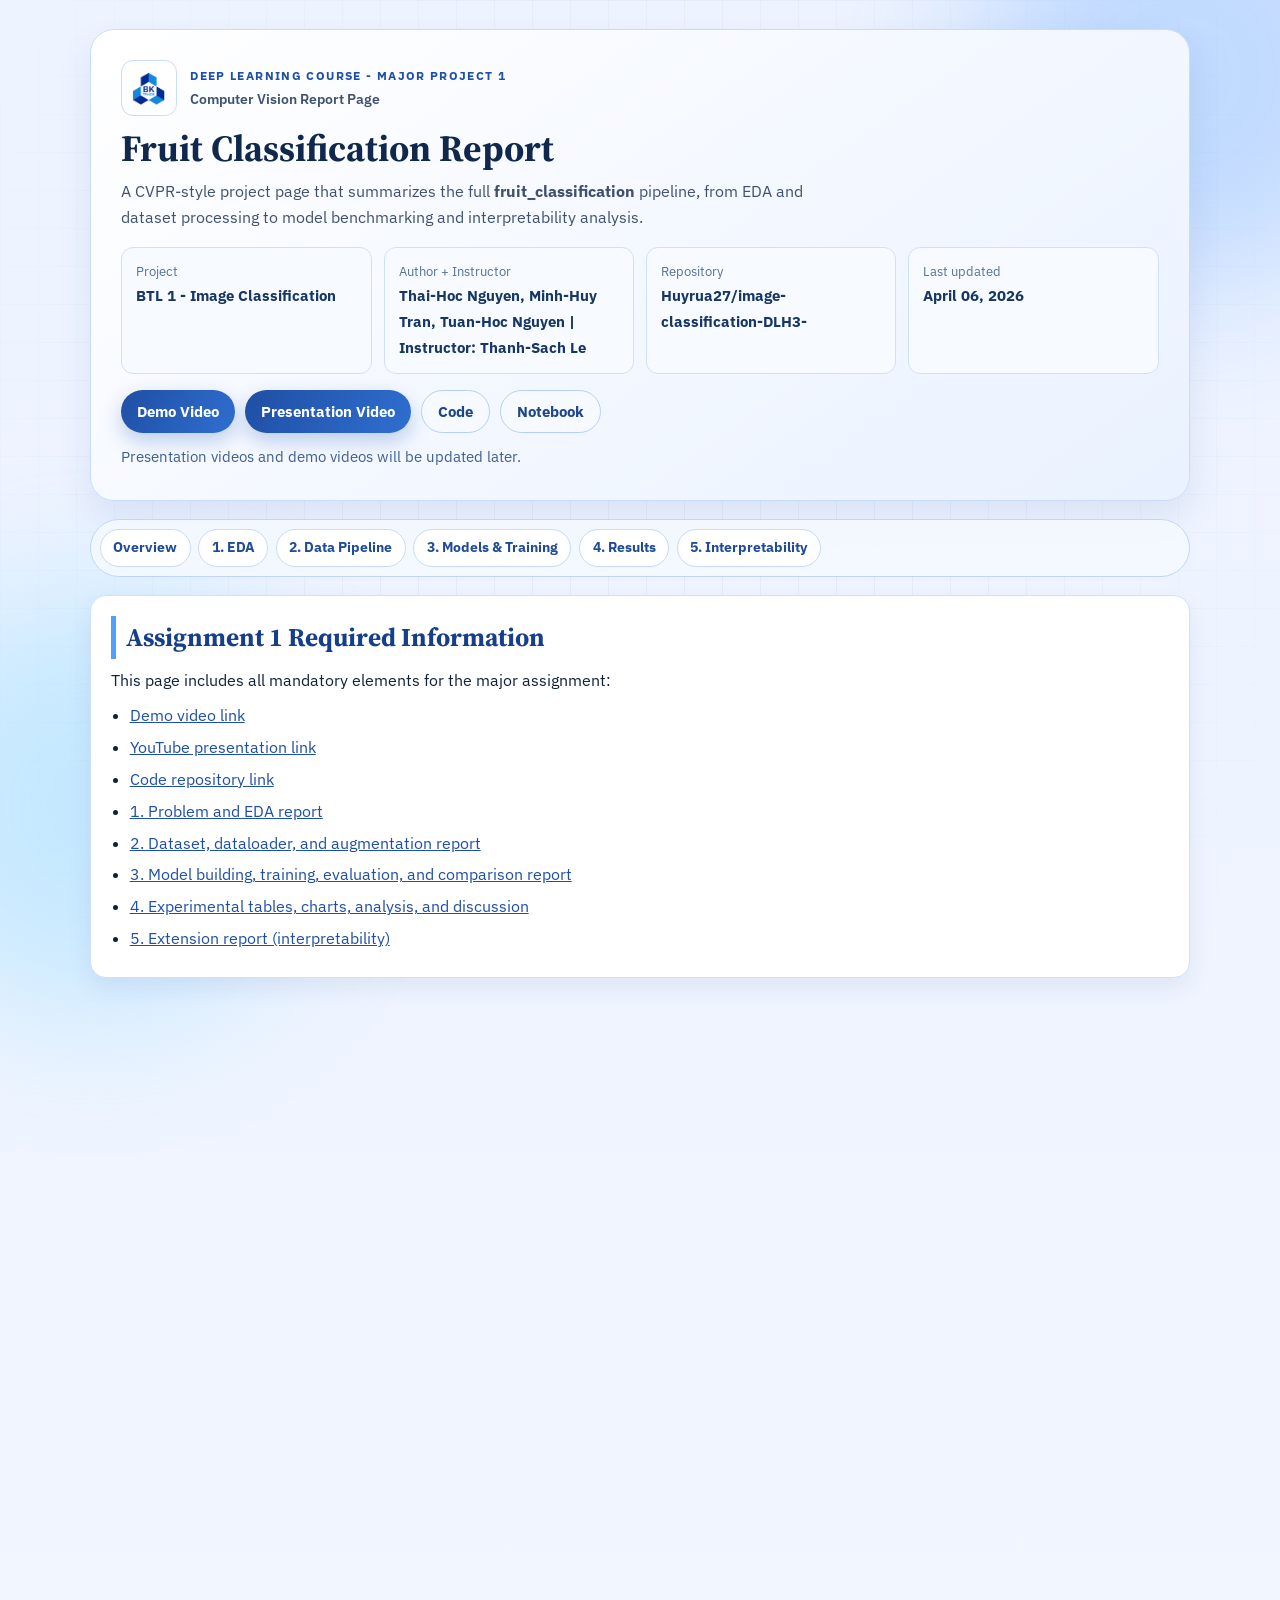
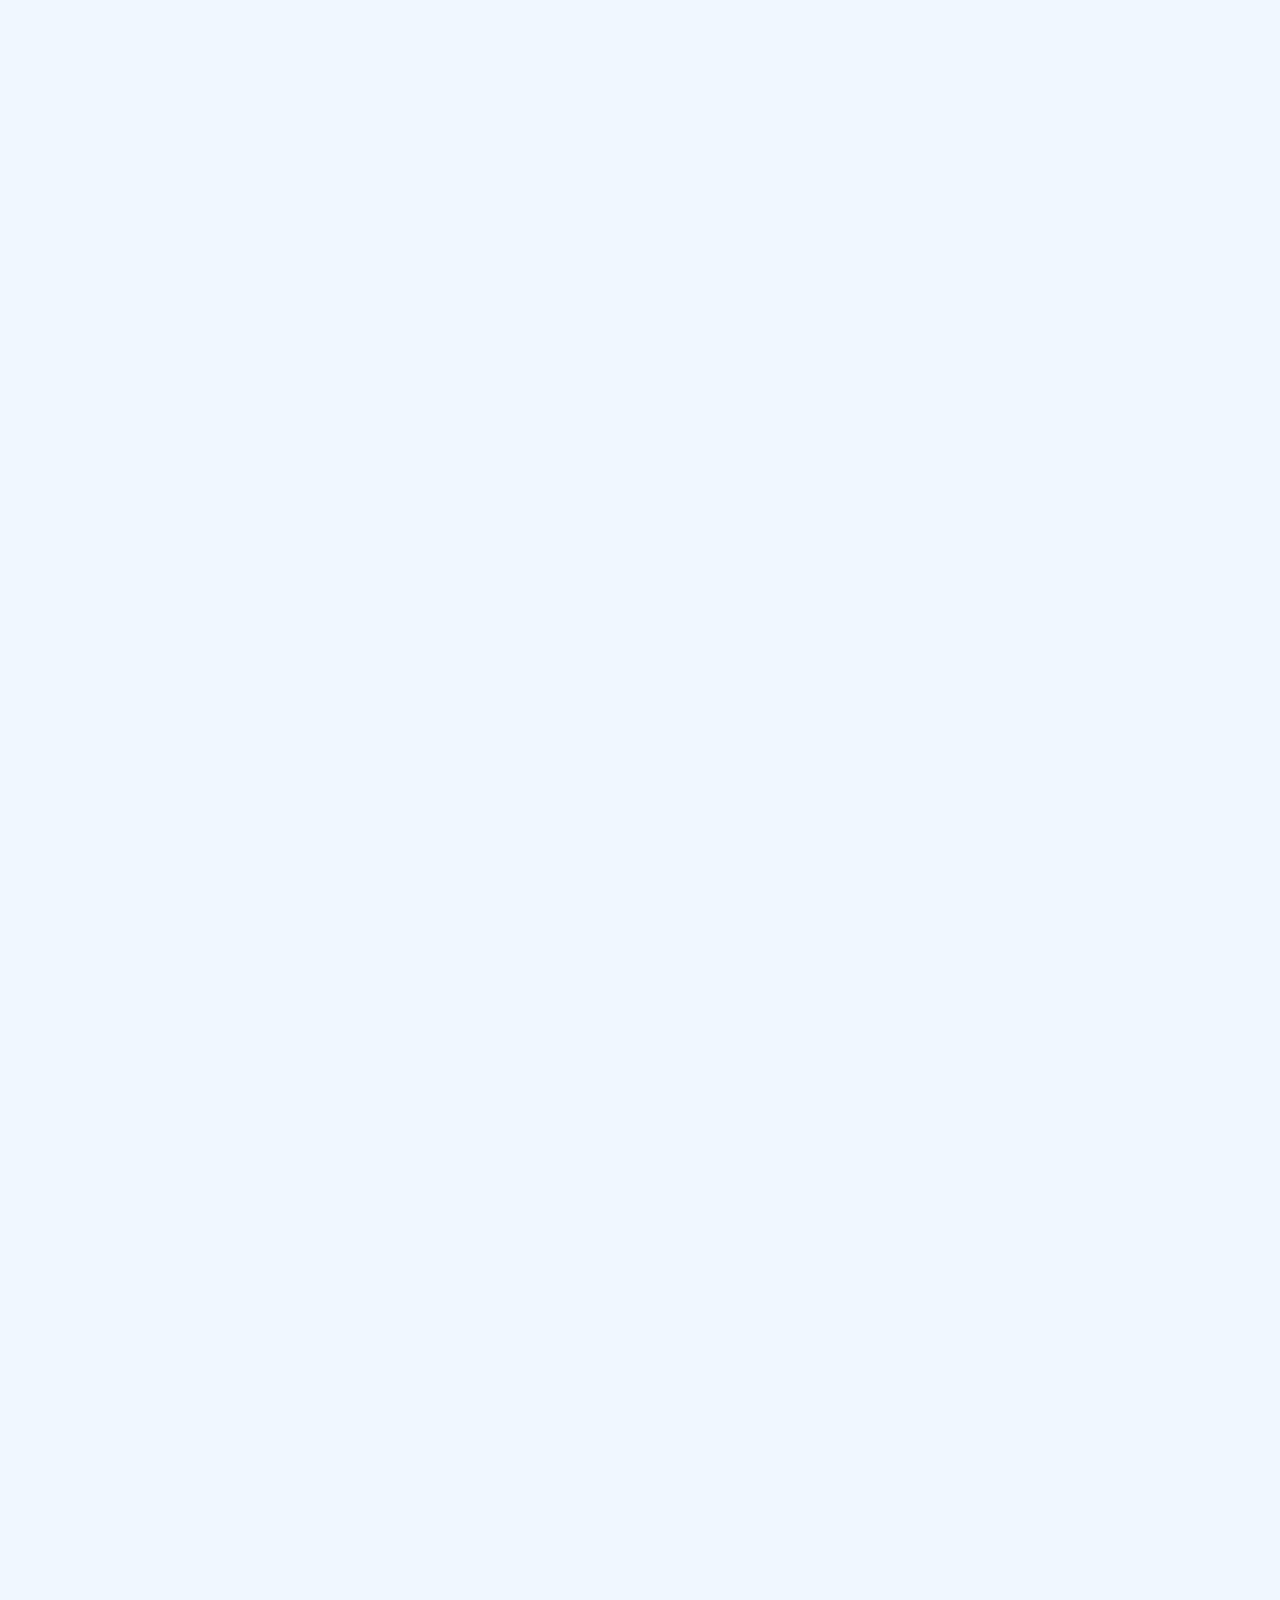
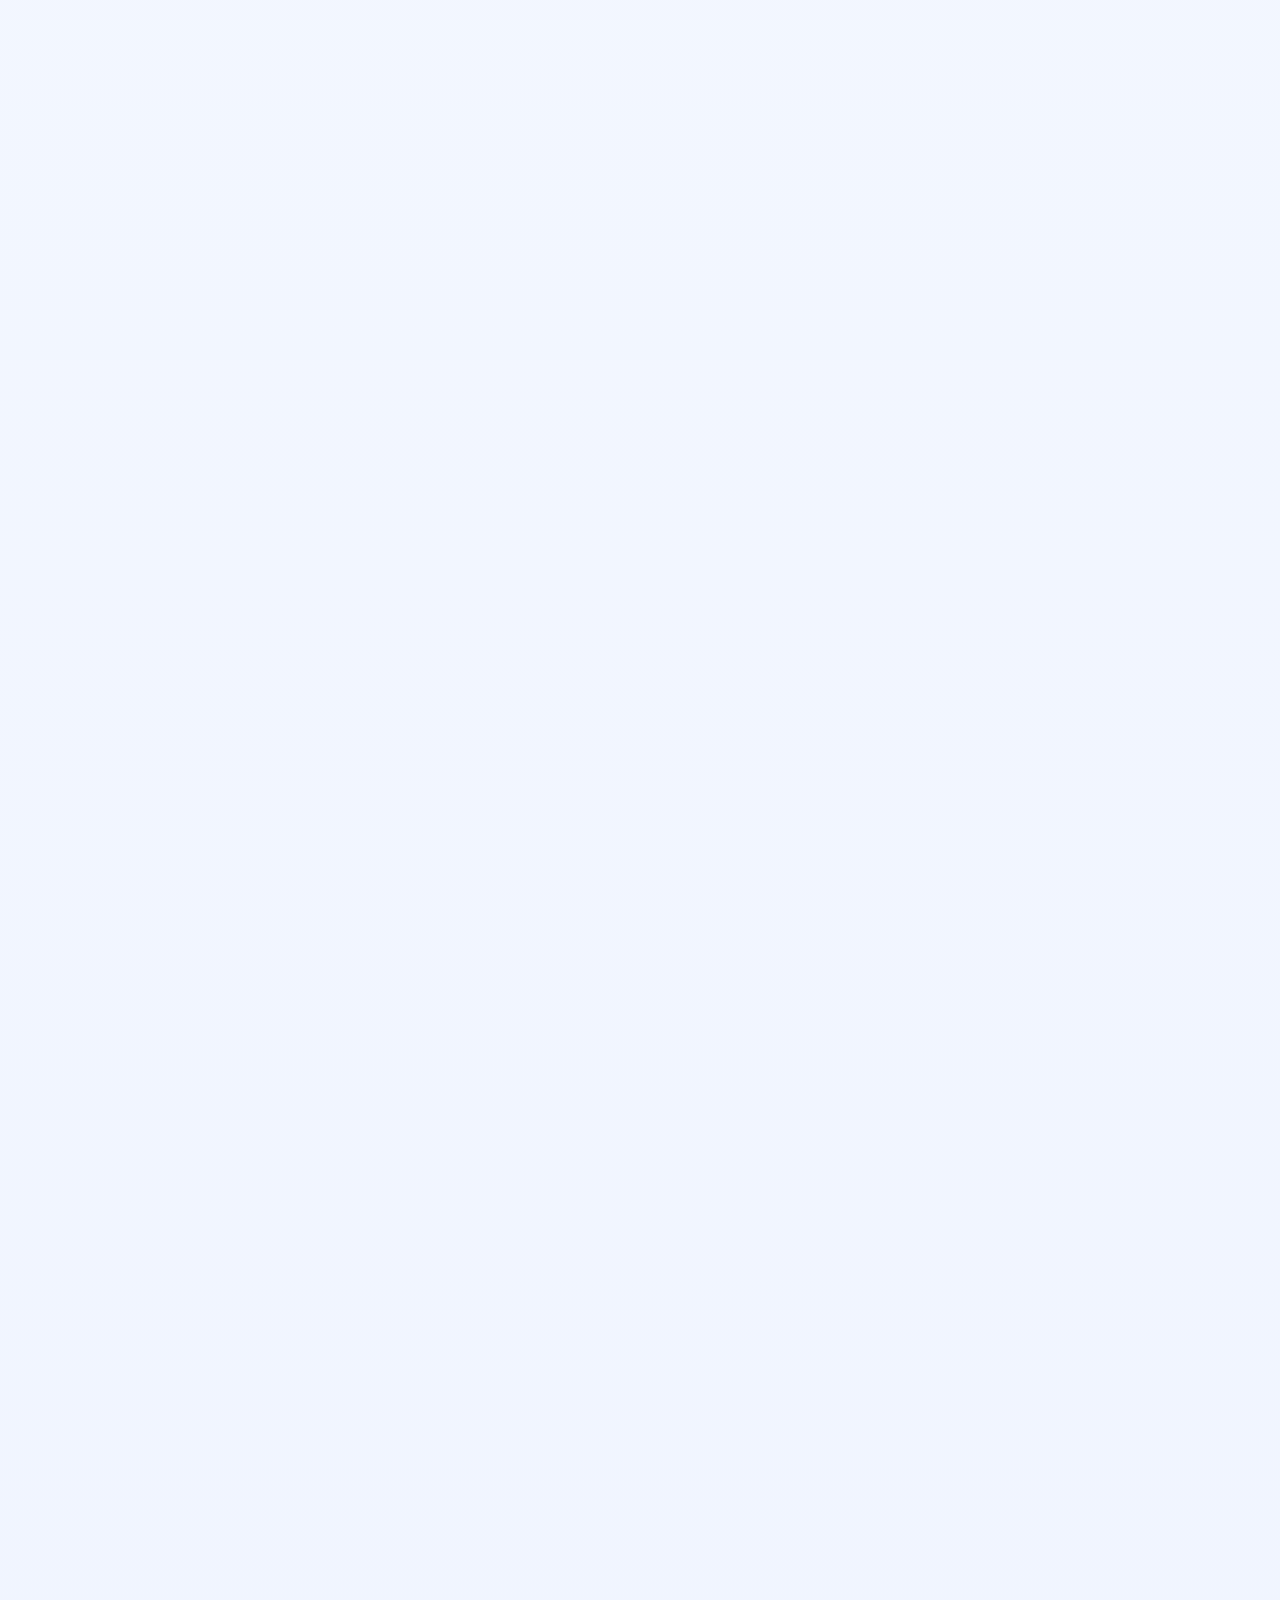
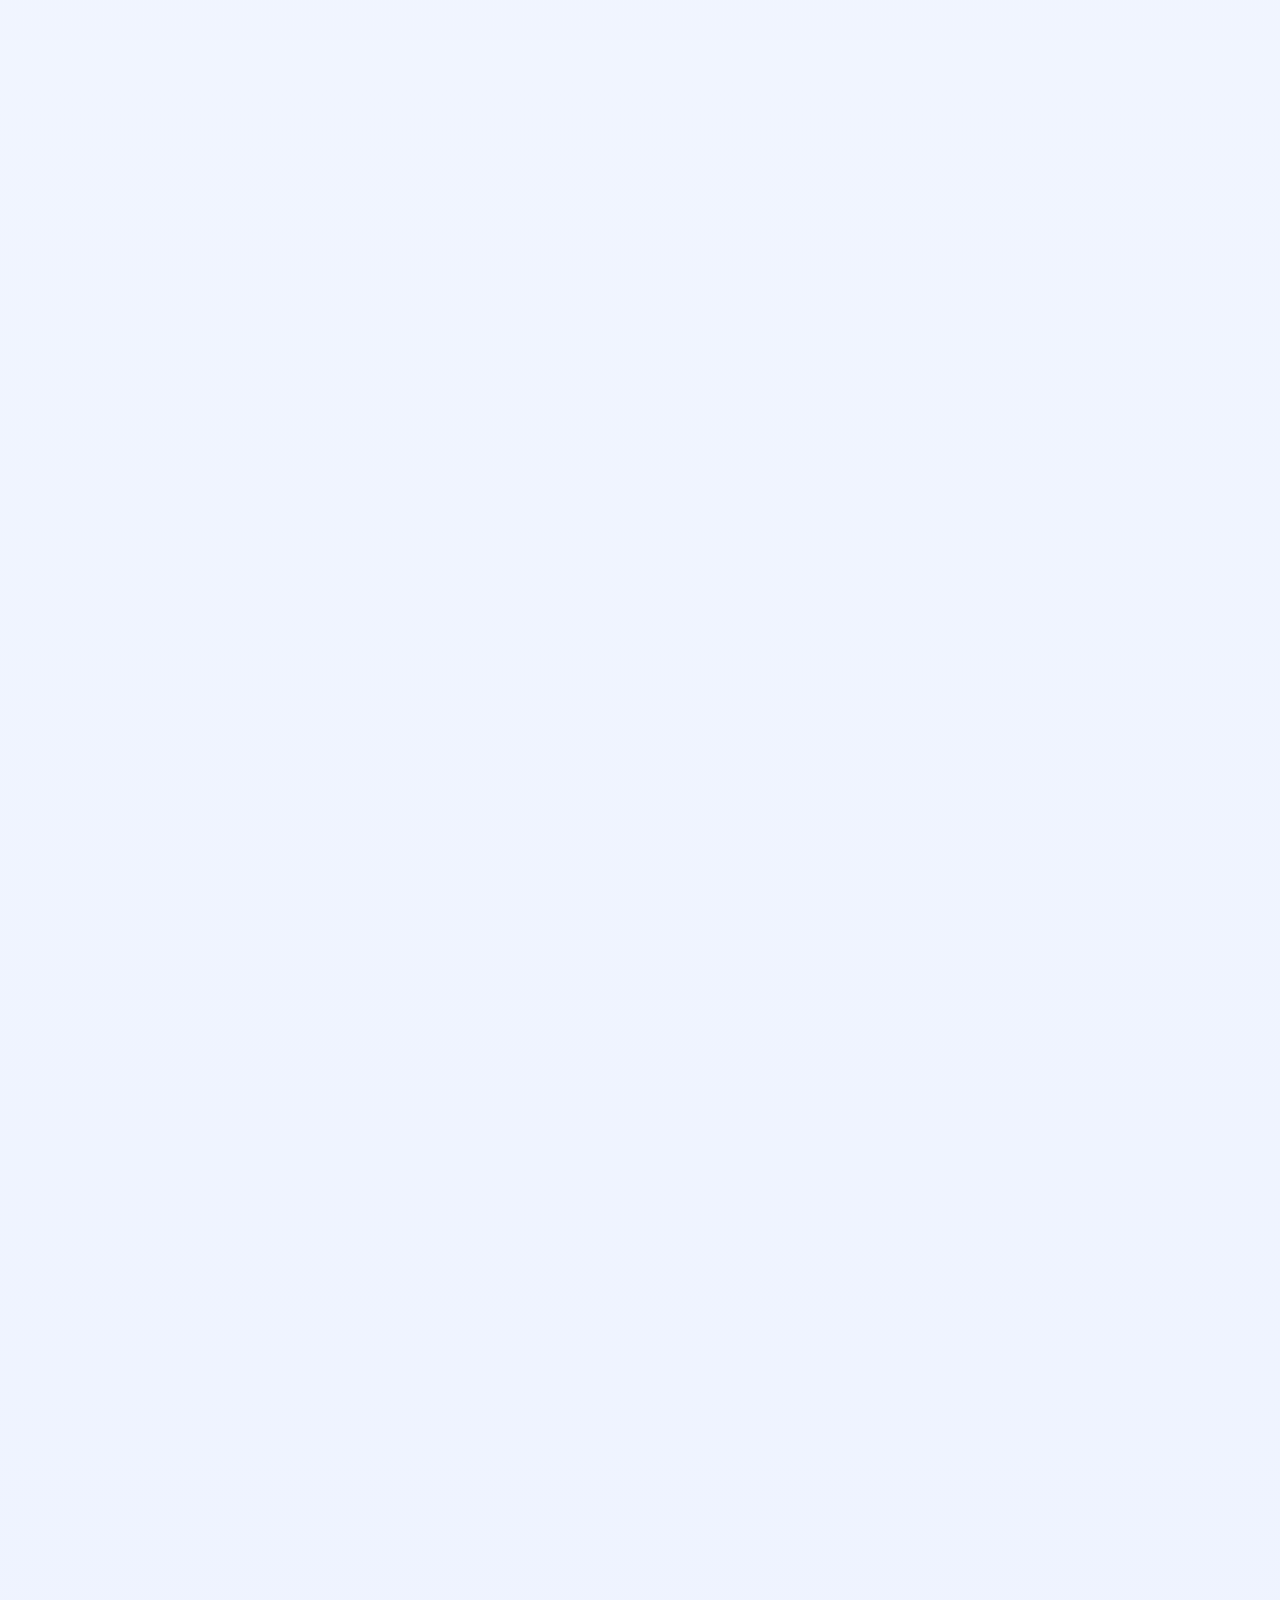
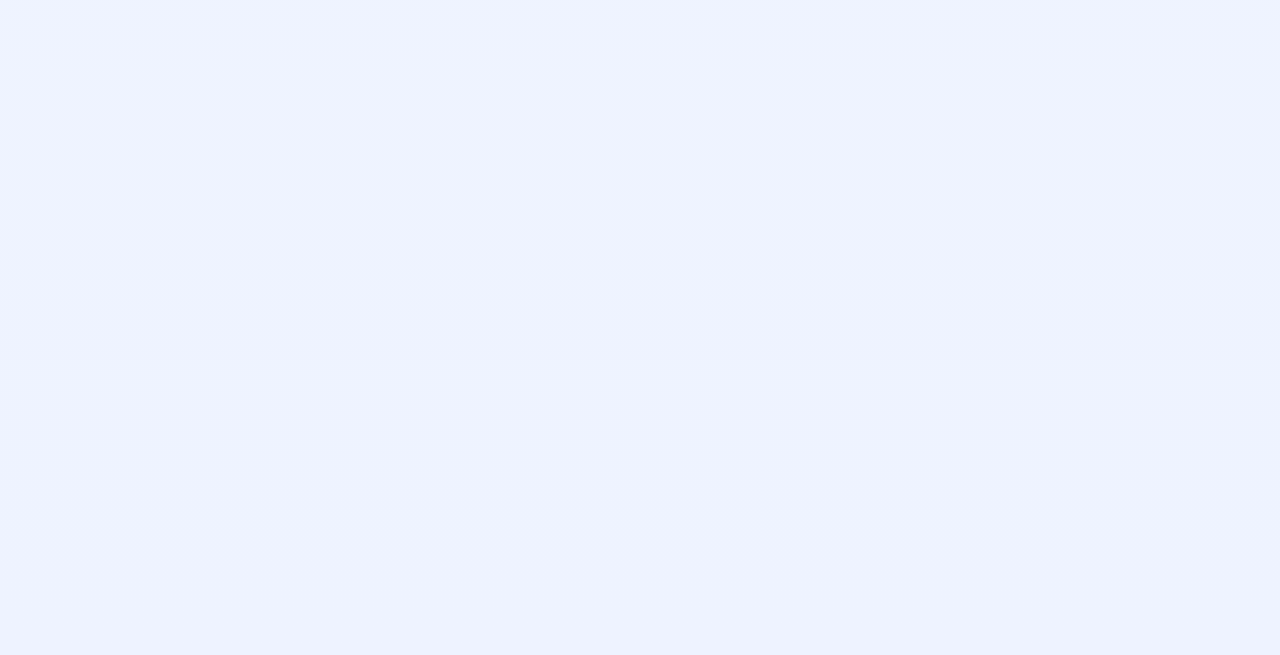
<file: index.html>
<!doctype html>
<html lang="en">
<head>
  <meta charset="utf-8">
  <meta name="viewport" content="width=device-width, initial-scale=1">
  <title>Fruit Classification - GitHub Pages</title>
  <meta http-equiv="refresh" content="0; url=assignment1_image.html">
  <style>
    body {
      margin: 0;
      display: grid;
      place-items: center;
      min-height: 100vh;
      font-family: Georgia, "Times New Roman", serif;
      background: #f7f4ed;
      color: #2b2720;
    }
    a {
      color: #1f5d88;
      font-weight: 700;
    }
  </style>
</head>
<body>
  <p>Redirecting to the Assignment 1 report page... If it does not redirect automatically, click <a href="assignment1_image.html">here</a>.</p>
</body>
</html>
</file>
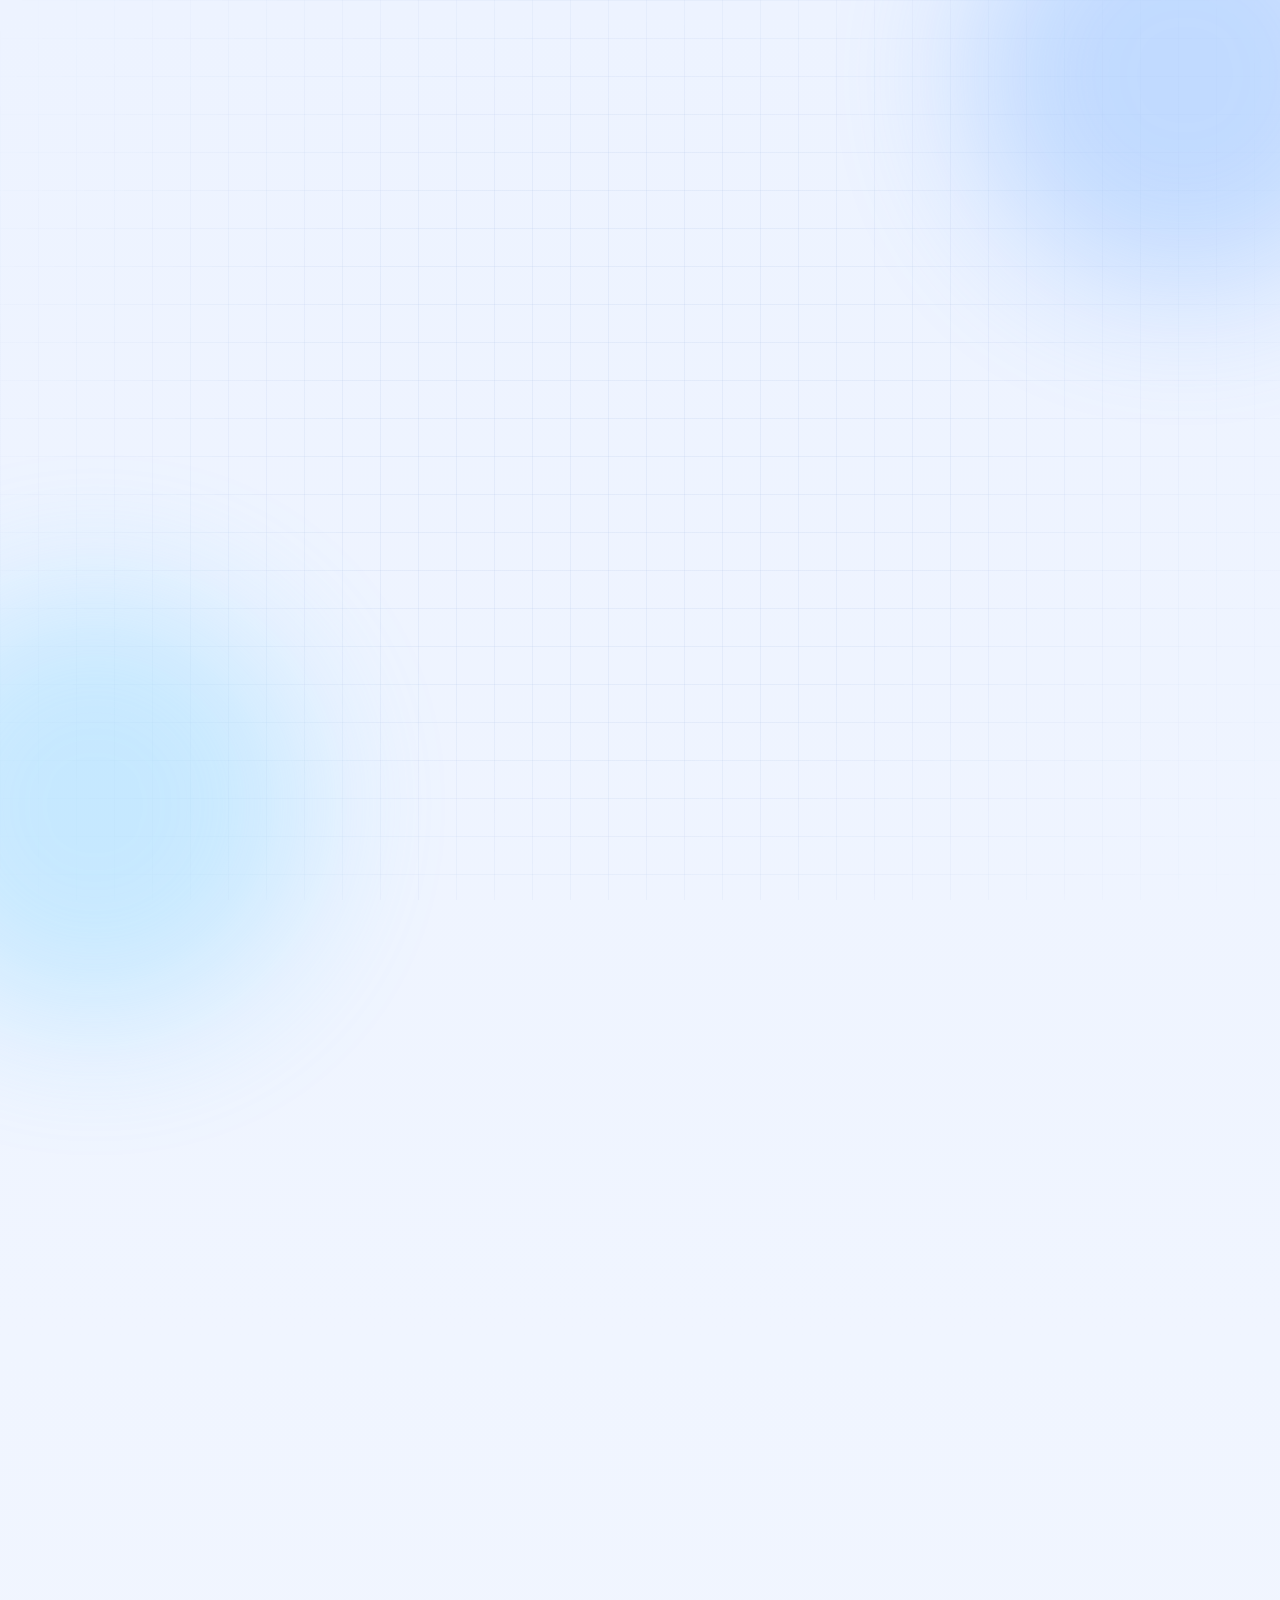
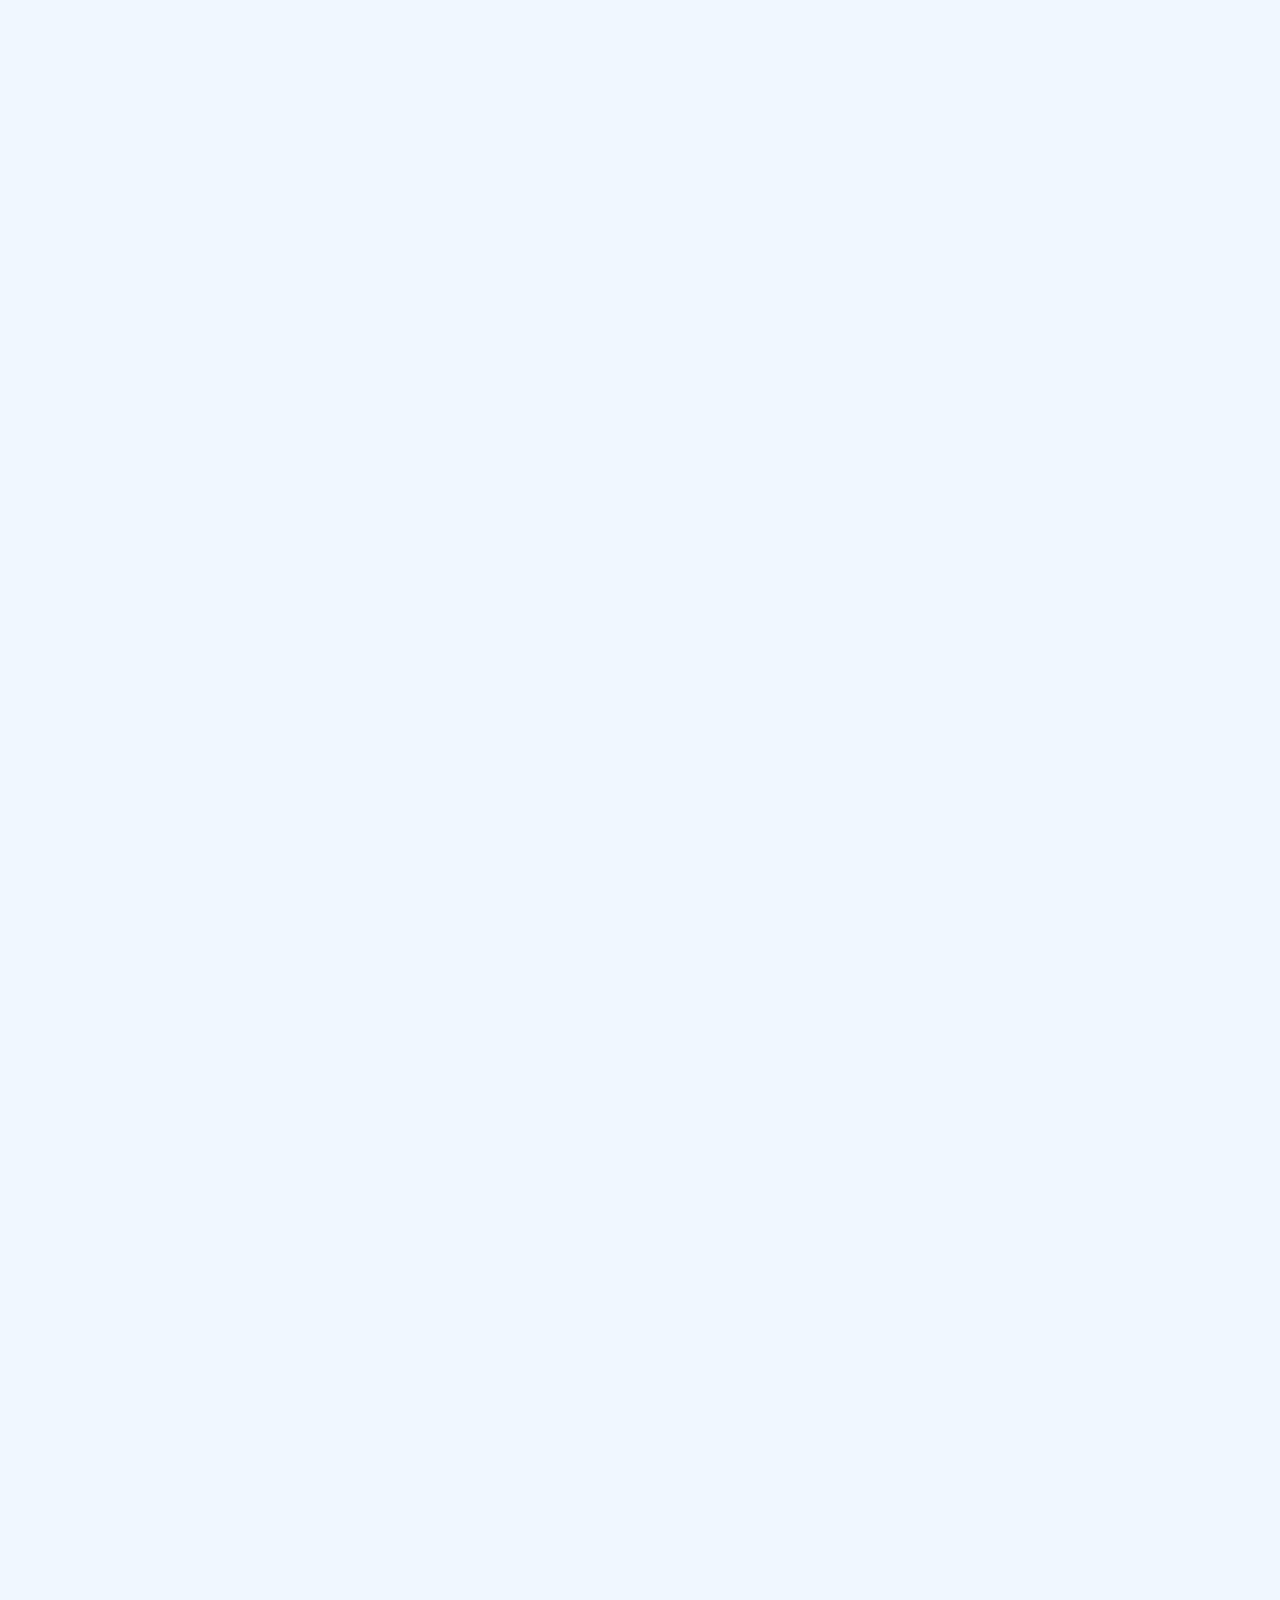
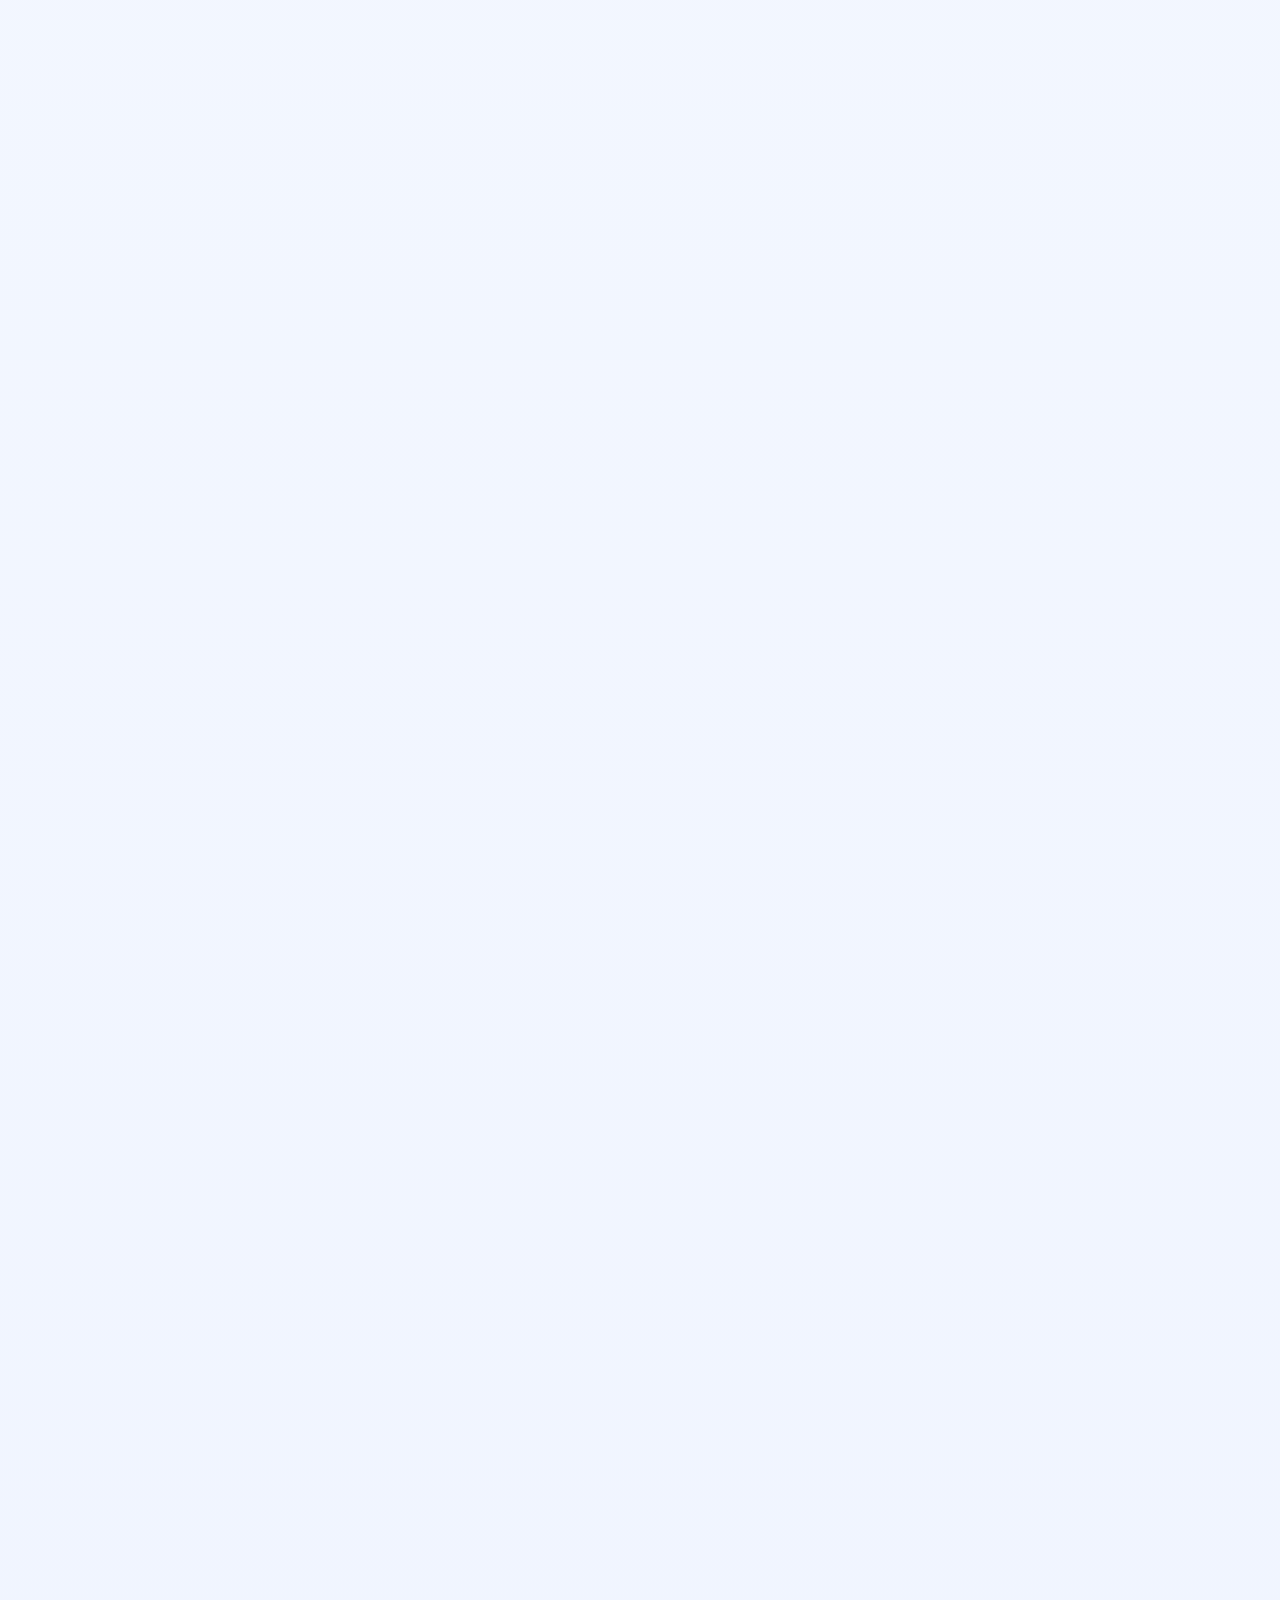
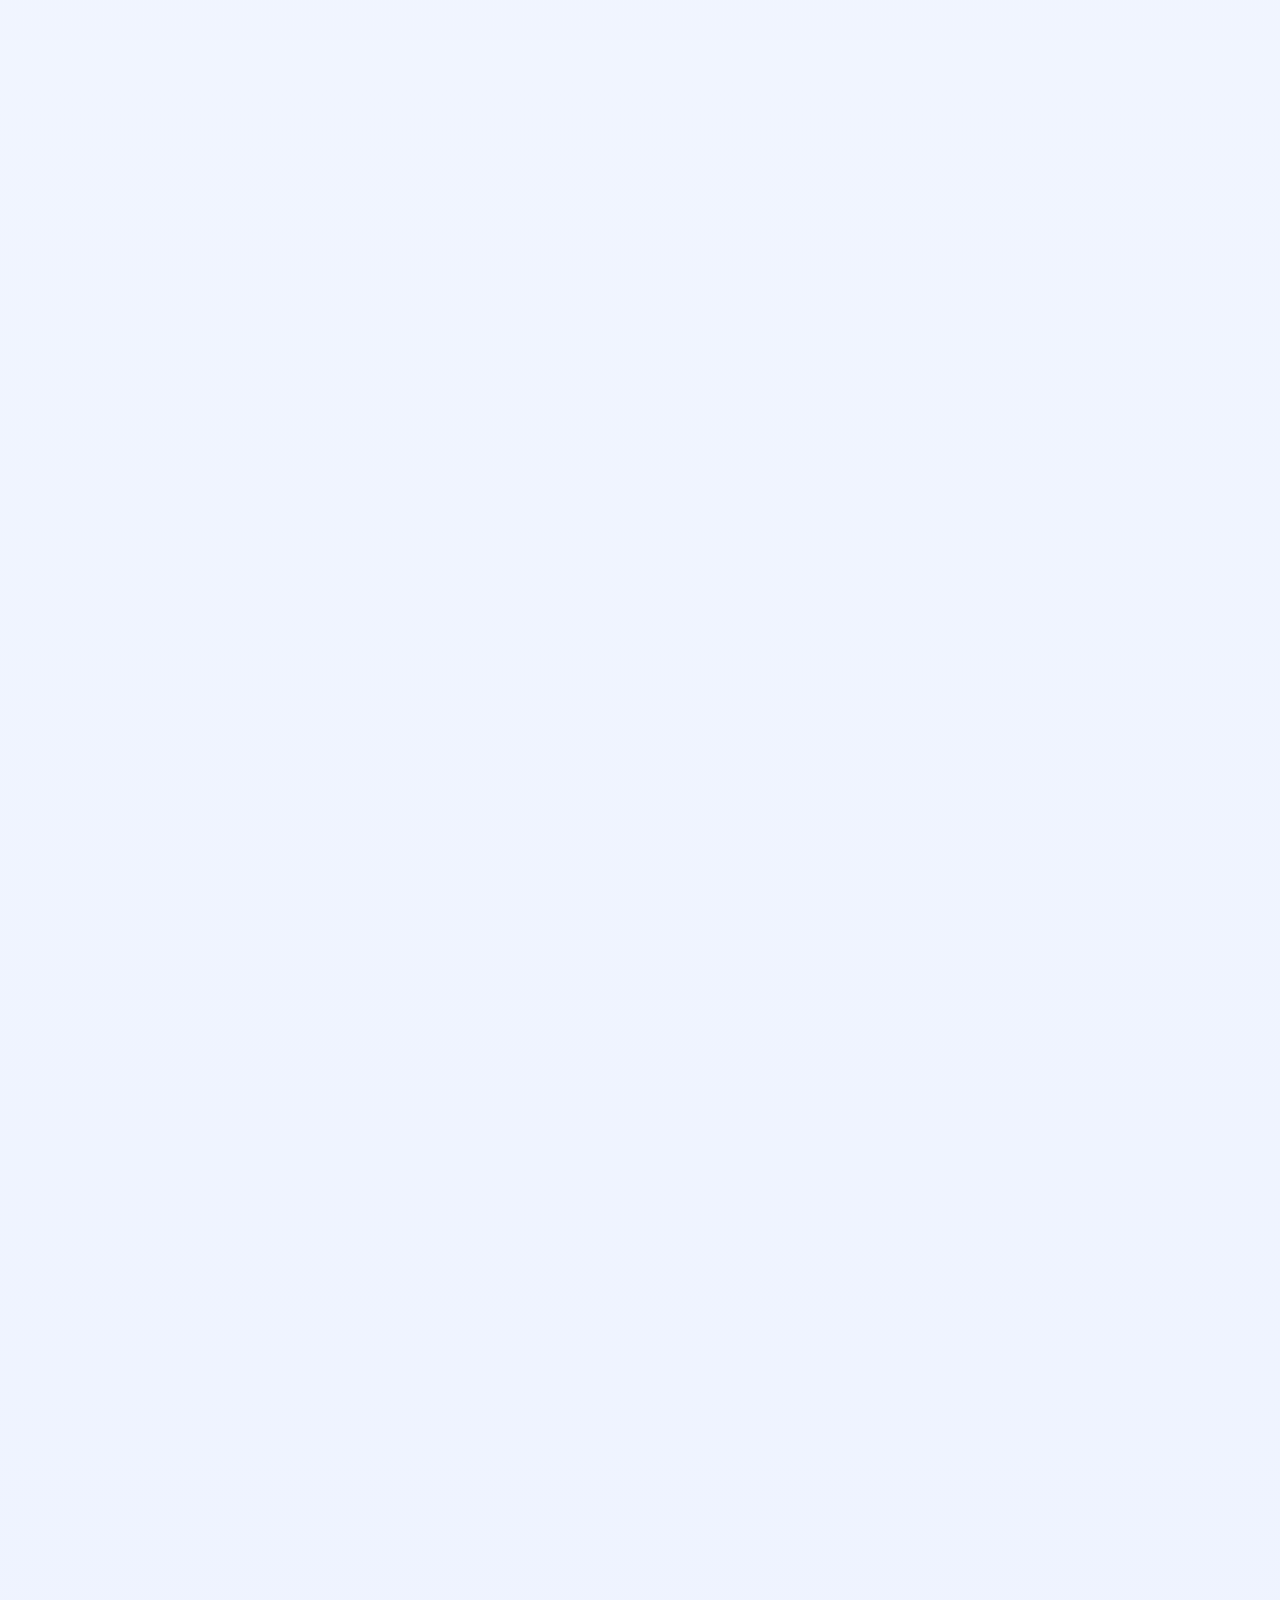
<file: DL_page/index.html>
<!doctype html>
<html lang="en">
<head>
  <meta charset="utf-8">
  <meta name="viewport" content="width=device-width, initial-scale=1">
  <title>DL Page</title>
  <meta http-equiv="refresh" content="0; url=assignment1_image.html">
</head>
<body>
  <p>Redirecting to Assignment 1... If it does not redirect automatically, click <a href="assignment1_image.html">here</a>.</p>
</body>
</html>
</file>
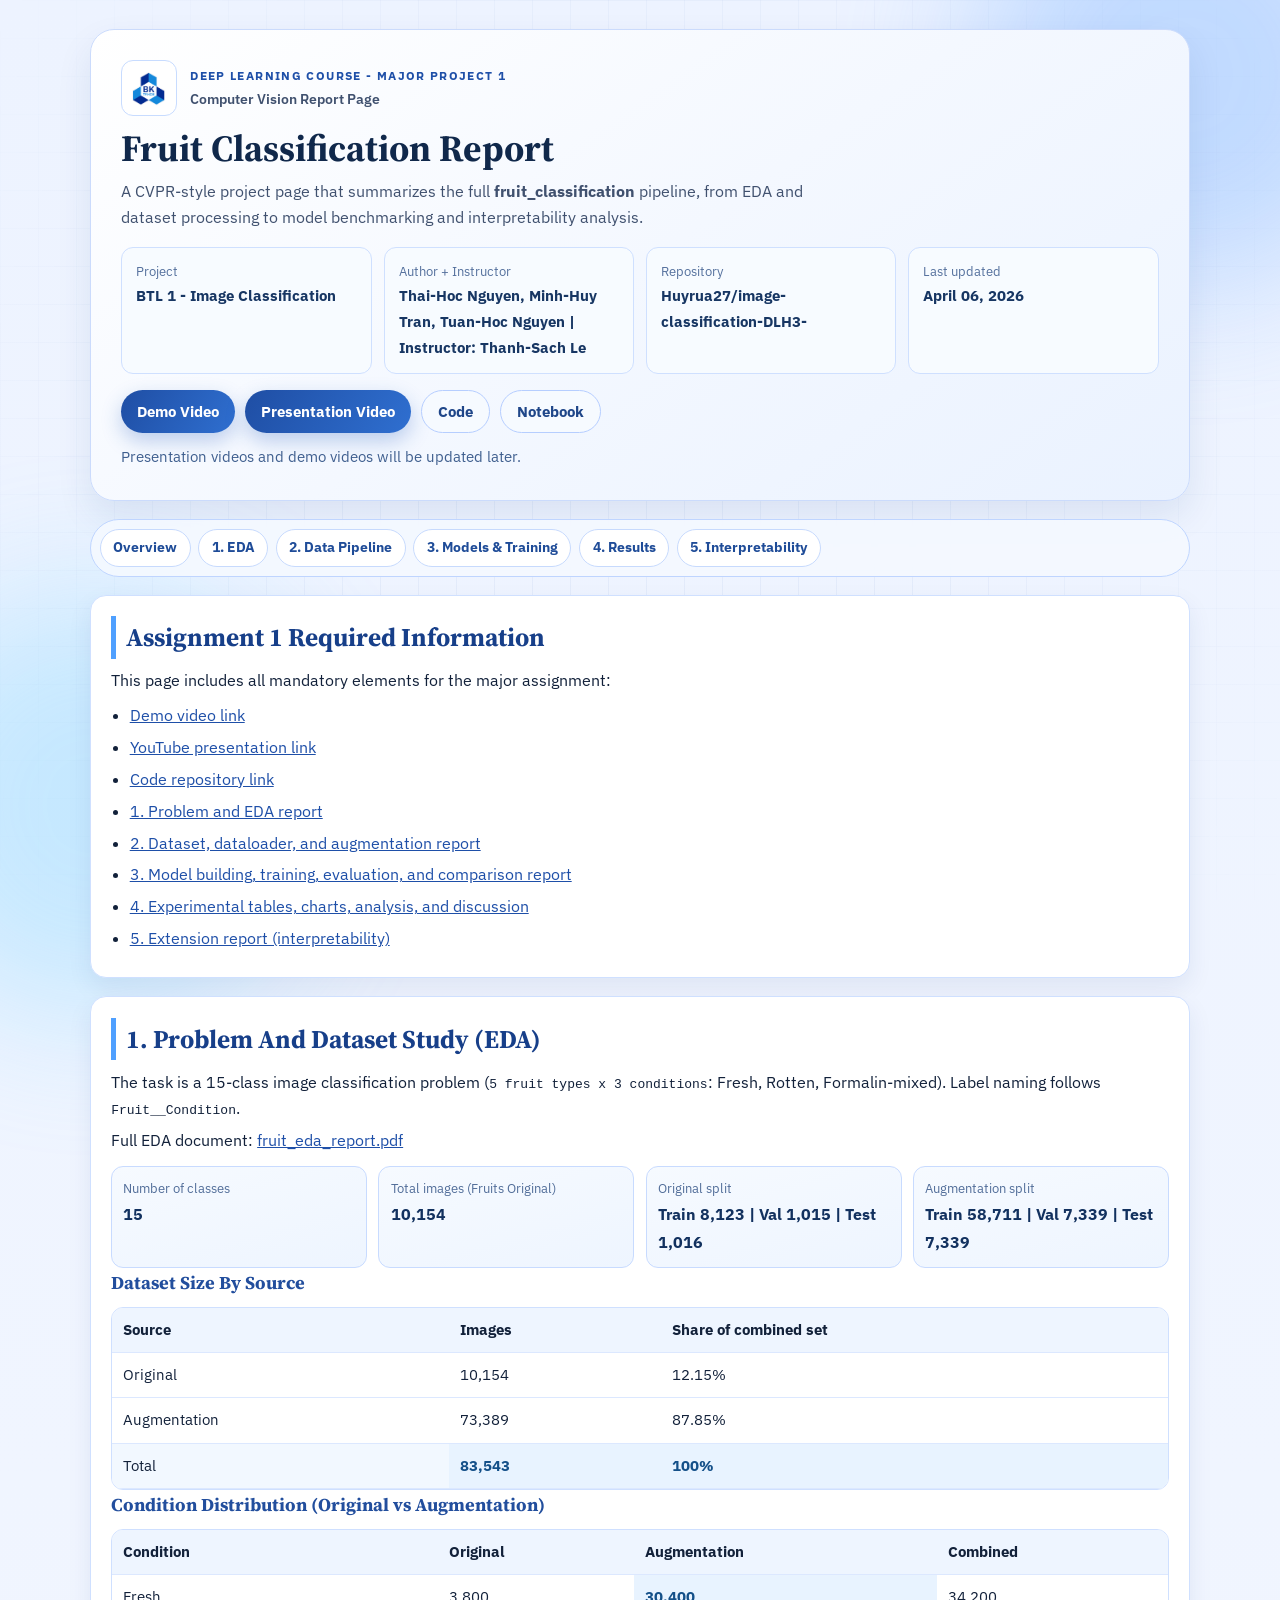
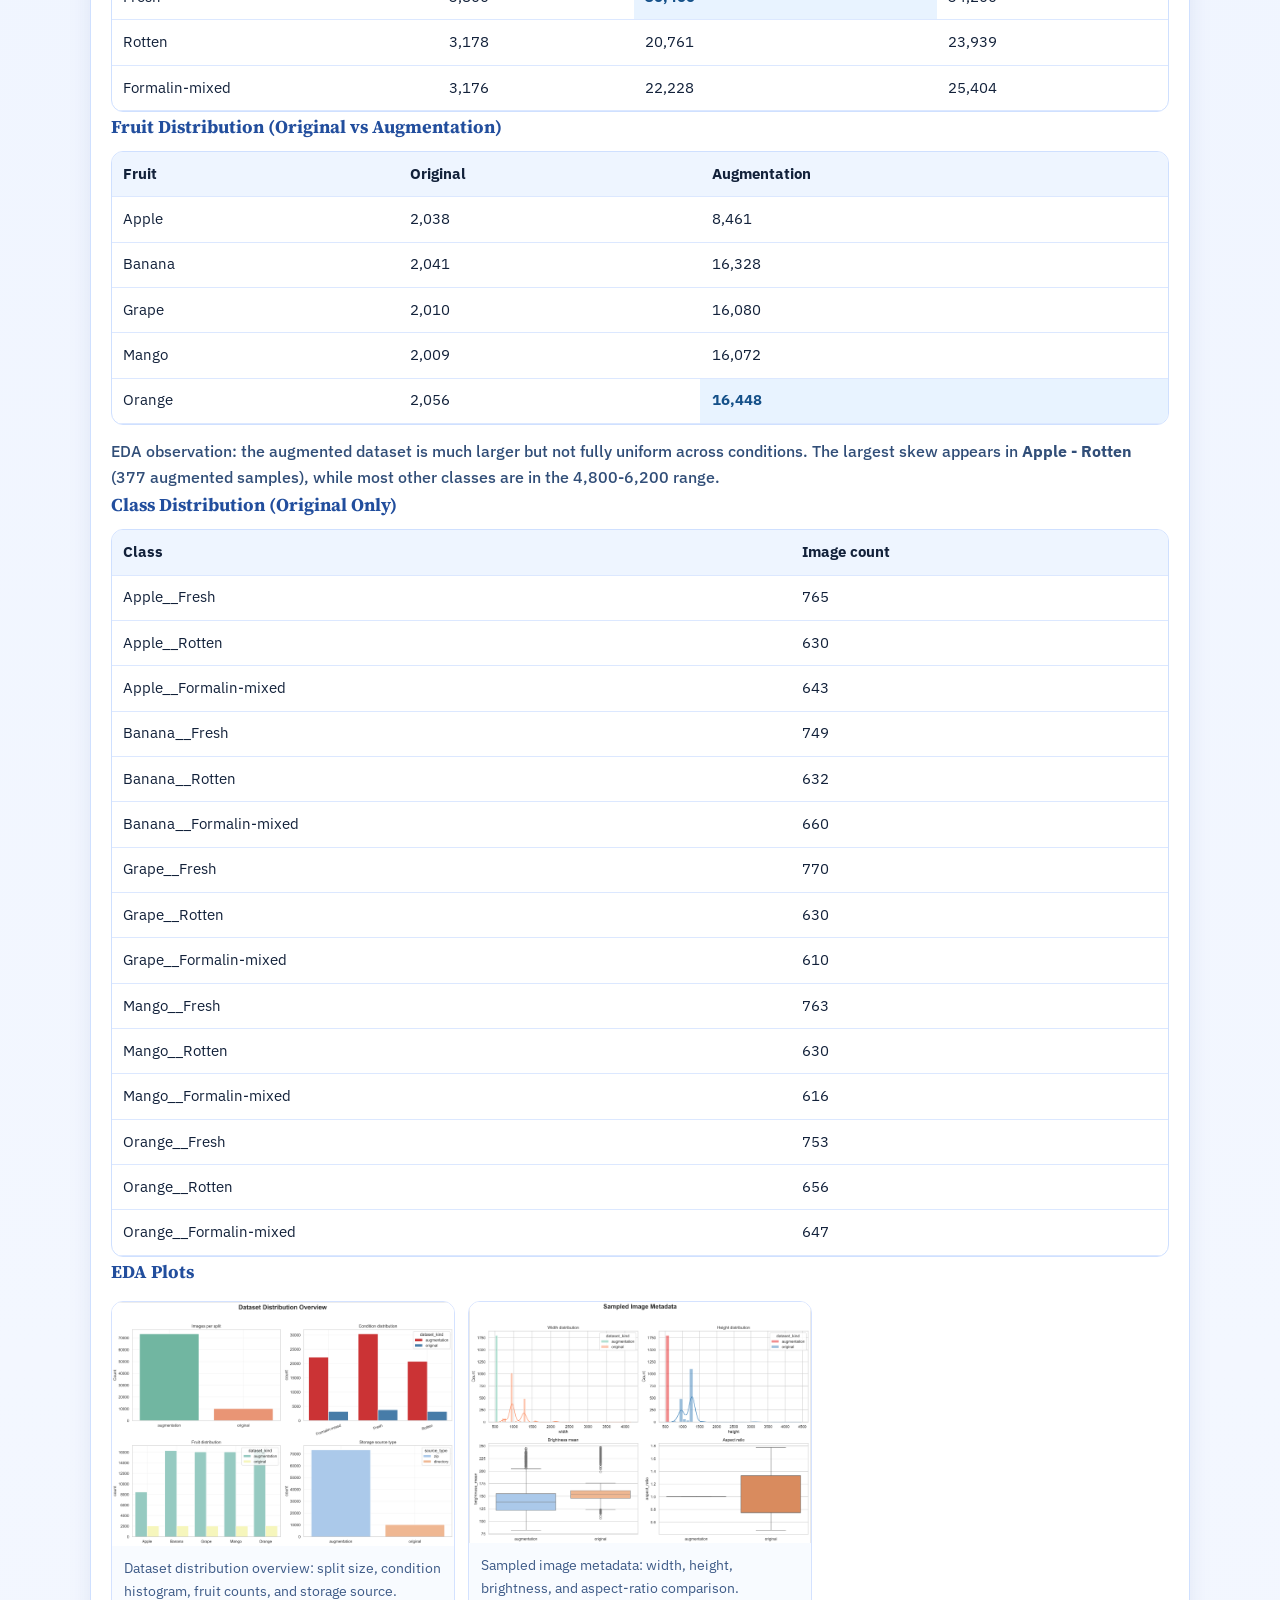
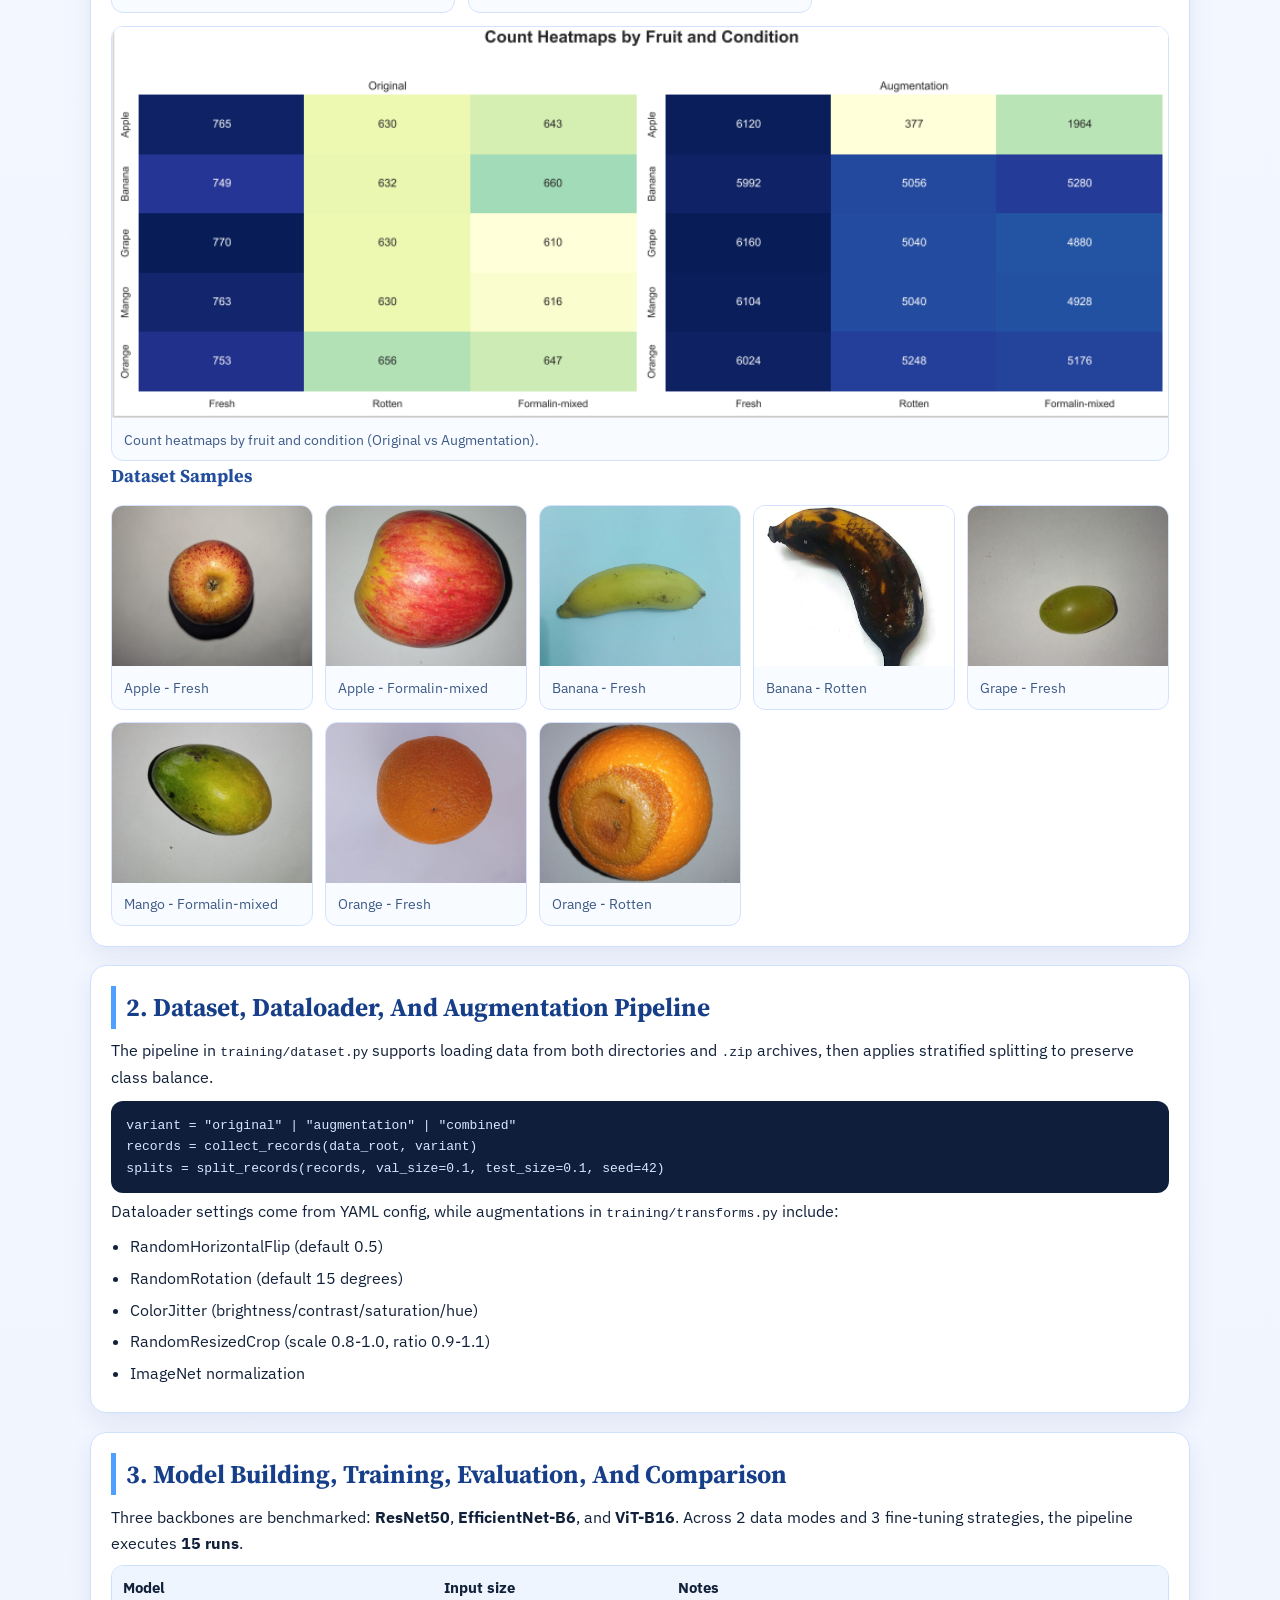
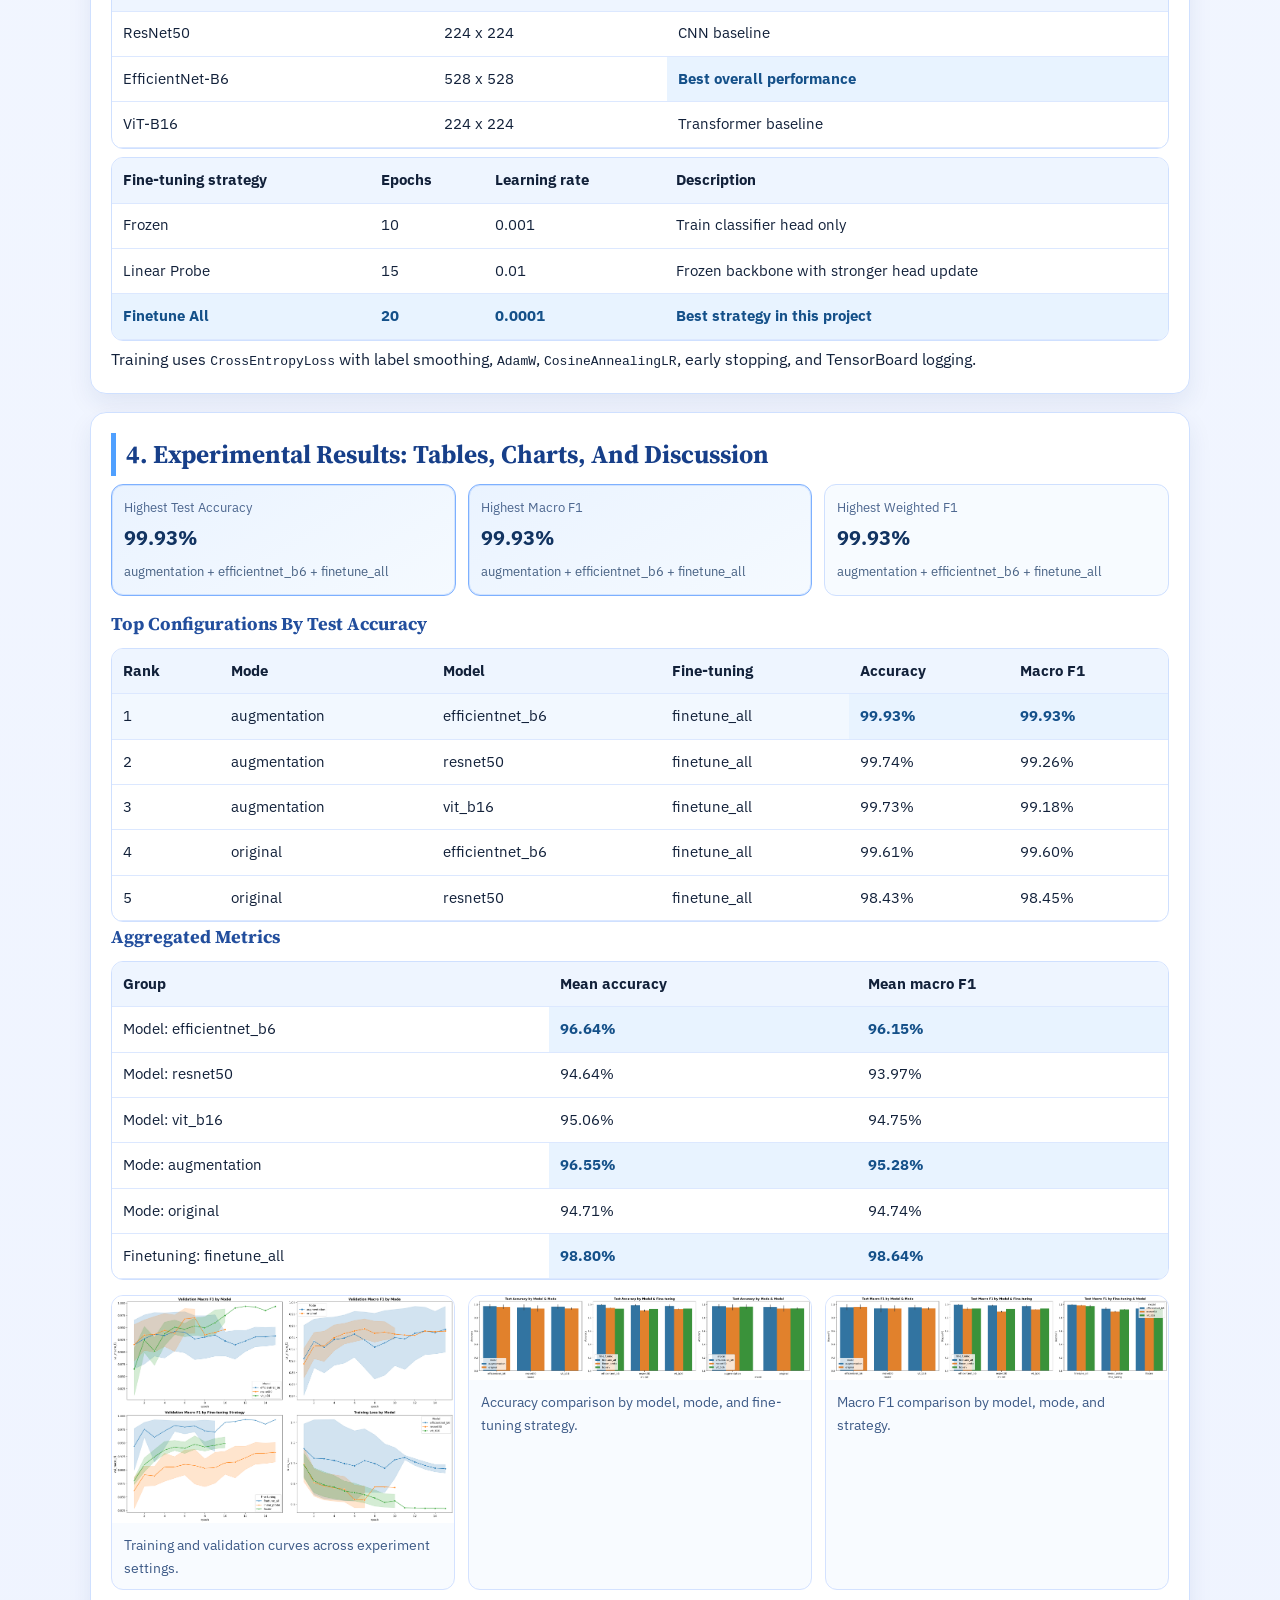
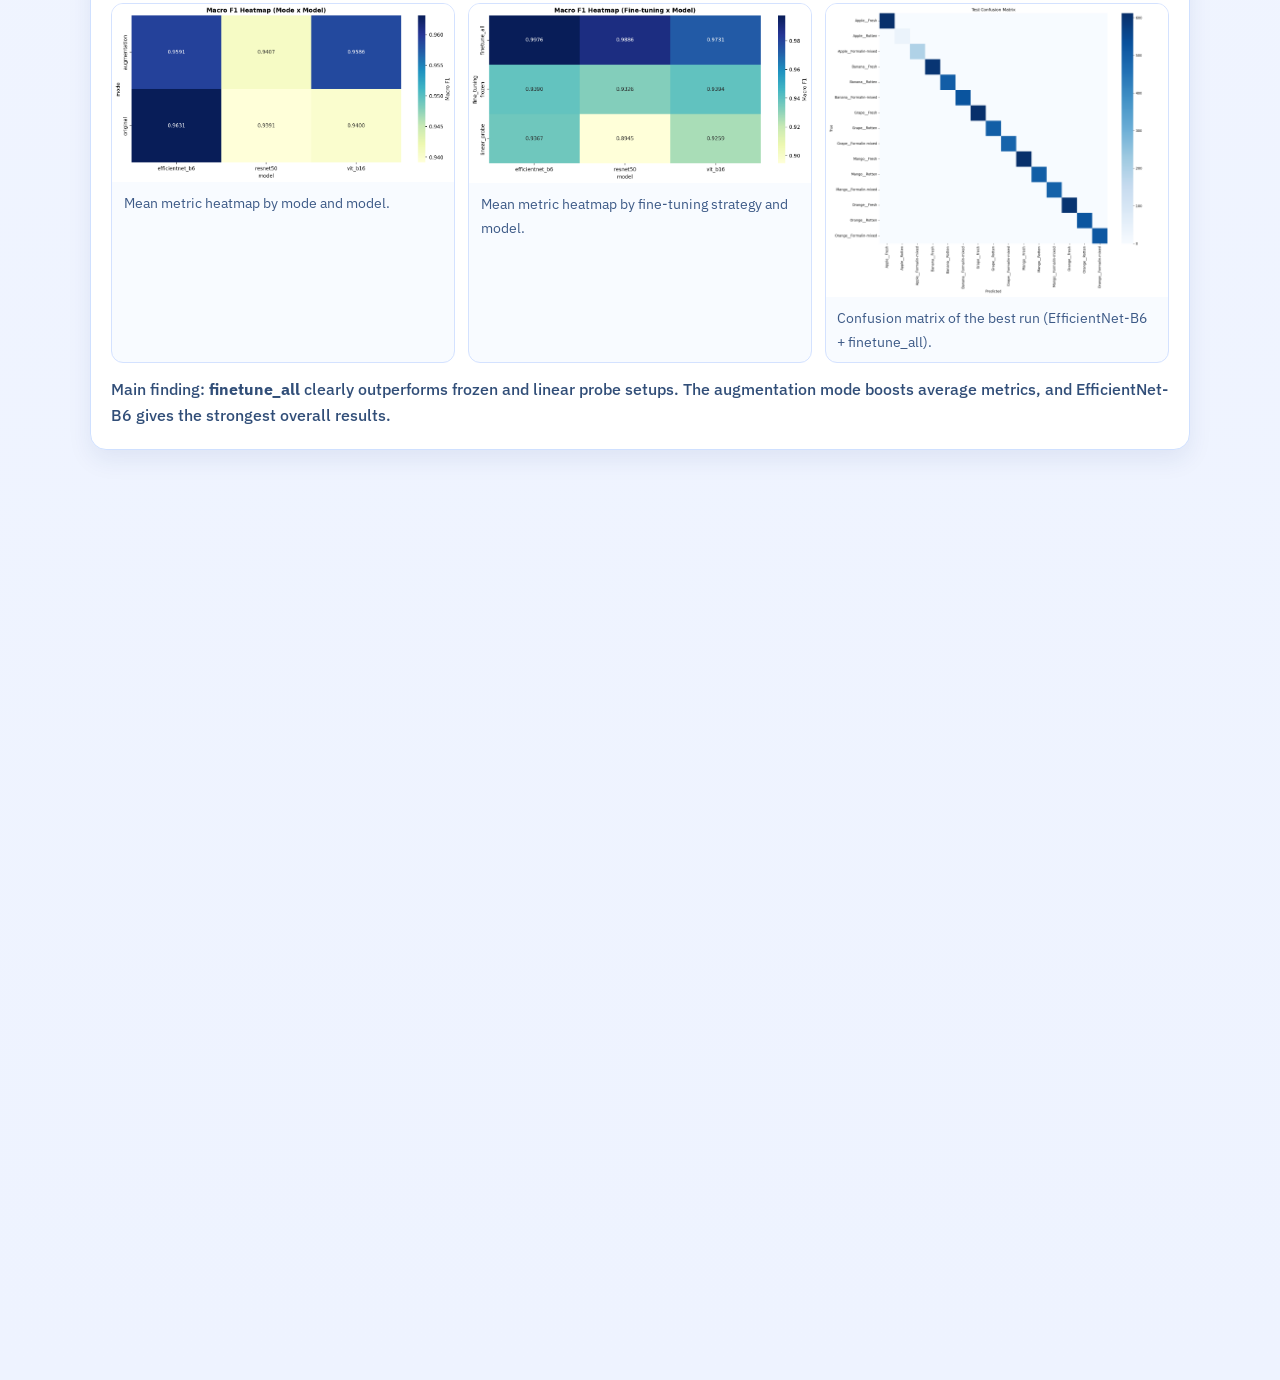
<file: assignment1_image.html>
﻿<!doctype html>
<html lang="en">
<head>
  <meta charset="utf-8">
  <meta name="viewport" content="width=device-width, initial-scale=1">
  <title>BTL 1 - Fruit Classification Report</title>
  <meta name="description" content="Assignment 1 report page for Fruit Classification: EDA, dataset and dataloader preparation, augmentation, model training, evaluation, and interpretability.">
  <link rel="preconnect" href="https://fonts.googleapis.com">
  <link rel="preconnect" href="https://fonts.gstatic.com" crossorigin>
  <link href="https://fonts.googleapis.com/css2?family=IBM+Plex+Sans:wght@400;500;600;700&family=Source+Serif+4:opsz,wght@8..60,600;8..60,700&display=swap" rel="stylesheet">
  <link rel="stylesheet" href="assignment1_style.css">
</head>
<body>
  <div class="bg-grid"></div>
  <div class="bg-glow bg-glow-a"></div>
  <div class="bg-glow bg-glow-b"></div>

  <header class="hero section reveal" id="top">
    <div class="hero-brand">
      <img class="brand-logo" src="assets/images/branding/logo_bk.png" alt="University logo" loading="eager">
      <div class="brand-meta">
        <p class="eyebrow">Deep Learning Course - Major Project 1</p>
        <p class="brand-sub">Computer Vision Report Page</p>
      </div>
    </div>

    <h1>Fruit Classification Report</h1>
    <p class="hero-lead">
      A CVPR-style project page that summarizes the full <strong>fruit_classification</strong> pipeline,
      from EDA and dataset processing to model benchmarking and interpretability analysis.
    </p>

    <div class="meta-grid">
      <div class="meta-card">
        <span>Project</span>
        <strong>BTL 1 - Image Classification</strong>
      </div>
      <div class="meta-card">
        <span>Author + Instructor</span>
        <strong>Thai-Hoc Nguyen, Minh-Huy Tran, Tuan-Hoc Nguyen | Instructor: Thanh-Sach Le</strong>
      </div>
      <div class="meta-card">
        <span>Repository</span>
        <strong>Huyrua27/image-classification-DLH3-</strong>
      </div>
      <div class="meta-card">
        <span>Last updated</span>
        <strong>April 06, 2026</strong>
      </div>
    </div>

    <div class="cta-row">
      <a class="btn btn-primary" href="https://www.youtube.com/watch?v=REPLACE_WITH_DEMO_VIDEO" target="_blank" rel="noopener noreferrer">Demo Video</a>
      <a class="btn btn-primary" href="https://www.youtube.com/watch?v=REPLACE_WITH_REPORT_VIDEO" target="_blank" rel="noopener noreferrer">Presentation Video</a>
      <a class="btn btn-outline" href="https://github.com/Huyrua27/image-classification-DLH3-" target="_blank" rel="noopener noreferrer">Code</a>
      <a class="btn btn-outline" href="https://drive.google.com/file/d/1dLYcscPEJDfKwp1hP9pn1ypI96-4we3i/view?usp=sharing" target="_blank" rel="noopener noreferrer">Notebook</a>
    </div>

    <p class="note">Presentation videos and demo videos will be updated later.</p>
  </header>

  <nav class="toc section reveal">
    <a href="#overview">Overview</a>
    <a href="#report-1">1. EDA</a>
    <a href="#report-2">2. Data Pipeline</a>
    <a href="#report-3">3. Models & Training</a>
    <a href="#report-4">4. Results</a>
    <a href="#report-5">5. Interpretability</a>
  </nav>

  <main class="section-stack">
    <section class="section card reveal" id="overview">
      <h2>Assignment 1 Required Information</h2>
      <p>This page includes all mandatory elements for the major assignment:</p>
      <ul>
        <li><a href="https://www.youtube.com/watch?v=REPLACE_WITH_DEMO_VIDEO" target="_blank" rel="noopener noreferrer">Demo video link</a></li>
        <li><a href="https://www.youtube.com/watch?v=REPLACE_WITH_REPORT_VIDEO" target="_blank" rel="noopener noreferrer">YouTube presentation link</a></li>
        <li><a href="https://github.com/Huyrua27/image-classification-DLH3-" target="_blank" rel="noopener noreferrer">Code repository link</a></li>
        <li><a href="#report-1">1. Problem and EDA report</a></li>
        <li><a href="#report-2">2. Dataset, dataloader, and augmentation report</a></li>
        <li><a href="#report-3">3. Model building, training, evaluation, and comparison report</a></li>
        <li><a href="#report-4">4. Experimental tables, charts, analysis, and discussion</a></li>
        <li><a href="#report-5">5. Extension report (interpretability)</a></li>
      </ul>
    </section>

    <section class="section card reveal" id="report-1">
      <h2>1. Problem And Dataset Study (EDA)</h2>
      <p>
        The task is a 15-class image classification problem
        (<code>5 fruit types x 3 conditions</code>: Fresh, Rotten, Formalin-mixed).
        Label naming follows <code>Fruit__Condition</code>.
      </p>
      <p>
        Full EDA document: <a href="data/fruit_eda_report.pdf" target="_blank" rel="noopener noreferrer">fruit_eda_report.pdf</a>
      </p>

      <div class="stats-grid">
        <article class="stat">
          <span>Number of classes</span>
          <strong>15</strong>
        </article>
        <article class="stat">
          <span>Total images (Fruits Original)</span>
          <strong>10,154</strong>
        </article>
        <article class="stat">
          <span>Original split</span>
          <strong>Train 8,123 | Val 1,015 | Test 1,016</strong>
        </article>
        <article class="stat">
          <span>Augmentation split</span>
          <strong>Train 58,711 | Val 7,339 | Test 7,339</strong>
        </article>
      </div>

      <h3>Dataset Size By Source</h3>
      <div class="table-wrap">
        <table>
          <thead>
            <tr>
              <th>Source</th>
              <th>Images</th>
              <th>Share of combined set</th>
            </tr>
          </thead>
          <tbody>
            <tr><td>Original</td><td>10,154</td><td>12.15%</td></tr>
            <tr><td>Augmentation</td><td>73,389</td><td>87.85%</td></tr>
            <tr class="best-row"><td>Total</td><td class="best-cell">83,543</td><td class="best-cell">100%</td></tr>
          </tbody>
        </table>
      </div>

      <h3>Condition Distribution (Original vs Augmentation)</h3>
      <div class="table-wrap">
        <table>
          <thead>
            <tr>
              <th>Condition</th>
              <th>Original</th>
              <th>Augmentation</th>
              <th>Combined</th>
            </tr>
          </thead>
          <tbody>
            <tr><td>Fresh</td><td>3,800</td><td class="best-cell">30,400</td><td>34,200</td></tr>
            <tr><td>Rotten</td><td>3,178</td><td>20,761</td><td>23,939</td></tr>
            <tr><td>Formalin-mixed</td><td>3,176</td><td>22,228</td><td>25,404</td></tr>
          </tbody>
        </table>
      </div>

      <h3>Fruit Distribution (Original vs Augmentation)</h3>
      <div class="table-wrap">
        <table>
          <thead>
            <tr>
              <th>Fruit</th>
              <th>Original</th>
              <th>Augmentation</th>
            </tr>
          </thead>
          <tbody>
            <tr><td>Apple</td><td>2,038</td><td>8,461</td></tr>
            <tr><td>Banana</td><td>2,041</td><td>16,328</td></tr>
            <tr><td>Grape</td><td>2,010</td><td>16,080</td></tr>
            <tr><td>Mango</td><td>2,009</td><td>16,072</td></tr>
            <tr><td>Orange</td><td>2,056</td><td class="best-cell">16,448</td></tr>
          </tbody>
        </table>
      </div>

      <p class="analysis">
        EDA observation: the augmented dataset is much larger but not fully uniform across conditions.
        The largest skew appears in <strong>Apple - Rotten</strong> (377 augmented samples),
        while most other classes are in the 4,800-6,200 range.
      </p>

      <h3>Class Distribution (Original Only)</h3>
      <div class="table-wrap">
        <table>
          <thead>
            <tr>
              <th>Class</th>
              <th>Image count</th>
            </tr>
          </thead>
          <tbody>
            <tr><td>Apple__Fresh</td><td>765</td></tr>
            <tr><td>Apple__Rotten</td><td>630</td></tr>
            <tr><td>Apple__Formalin-mixed</td><td>643</td></tr>
            <tr><td>Banana__Fresh</td><td>749</td></tr>
            <tr><td>Banana__Rotten</td><td>632</td></tr>
            <tr><td>Banana__Formalin-mixed</td><td>660</td></tr>
            <tr><td>Grape__Fresh</td><td>770</td></tr>
            <tr><td>Grape__Rotten</td><td>630</td></tr>
            <tr><td>Grape__Formalin-mixed</td><td>610</td></tr>
            <tr><td>Mango__Fresh</td><td>763</td></tr>
            <tr><td>Mango__Rotten</td><td>630</td></tr>
            <tr><td>Mango__Formalin-mixed</td><td>616</td></tr>
            <tr><td>Orange__Fresh</td><td>753</td></tr>
            <tr><td>Orange__Rotten</td><td>656</td></tr>
            <tr><td>Orange__Formalin-mixed</td><td>647</td></tr>
          </tbody>
        </table>
      </div>

      <h3>EDA Plots</h3>
      <div class="eda-plot-grid">
        <figure>
          <img src="assets/images/eda/eda2.png" alt="Dataset distribution overview with split, condition, fruit, and storage source plots" loading="lazy">
          <figcaption>Dataset distribution overview: split size, condition histogram, fruit counts, and storage source.</figcaption>
        </figure>
        <figure>
          <img src="assets/images/eda/eda1.png" alt="Sampled image metadata plots for width height brightness and aspect ratio" loading="lazy">
          <figcaption>Sampled image metadata: width, height, brightness, and aspect-ratio comparison.</figcaption>
        </figure>
        <figure class="wide-figure">
          <img src="assets/images/eda/eda3.png" alt="Heatmaps of class counts by fruit and condition for original and augmentation data" loading="lazy">
          <figcaption>Count heatmaps by fruit and condition (Original vs Augmentation).</figcaption>
        </figure>
      </div>

      <h3>Dataset Samples</h3>
      <div class="sample-grid">
        <figure>
          <img src="assets/images/samples/apple_fresh.jpg" alt="Apple Fresh sample" loading="lazy">
          <figcaption>Apple - Fresh</figcaption>
        </figure>
        <figure>
          <img src="assets/images/samples/apple_formalin.jpg" alt="Apple Formalin-mixed sample" loading="lazy">
          <figcaption>Apple - Formalin-mixed</figcaption>
        </figure>
        <figure>
          <img src="assets/images/samples/banana_fresh.jpg" alt="Banana Fresh sample" loading="lazy">
          <figcaption>Banana - Fresh</figcaption>
        </figure>
        <figure>
          <img src="assets/images/samples/banana_rotten.jpg" alt="Banana Rotten sample" loading="lazy">
          <figcaption>Banana - Rotten</figcaption>
        </figure>
        <figure>
          <img src="assets/images/samples/grape_fresh.jpg" alt="Grape Fresh sample" loading="lazy">
          <figcaption>Grape - Fresh</figcaption>
        </figure>
        <figure>
          <img src="assets/images/samples/mango_formalin.jpg" alt="Mango Formalin-mixed sample" loading="lazy">
          <figcaption>Mango - Formalin-mixed</figcaption>
        </figure>
        <figure>
          <img src="assets/images/samples/orange_fresh.jpg" alt="Orange Fresh sample" loading="lazy">
          <figcaption>Orange - Fresh</figcaption>
        </figure>
        <figure>
          <img src="assets/images/samples/orange_rotten.jpg" alt="Orange Rotten sample" loading="lazy">
          <figcaption>Orange - Rotten</figcaption>
        </figure>
      </div>
    </section>

    <section class="section card reveal" id="report-2">
      <h2>2. Dataset, Dataloader, And Augmentation Pipeline</h2>
      <p>
        The pipeline in <code>training/dataset.py</code> supports loading data from both directories and <code>.zip</code> archives,
        then applies stratified splitting to preserve class balance.
      </p>

      <div class="code-block">
<pre><code>variant = "original" | "augmentation" | "combined"
records = collect_records(data_root, variant)
splits = split_records(records, val_size=0.1, test_size=0.1, seed=42)</code></pre>
      </div>

      <p>
        Dataloader settings come from YAML config, while augmentations in <code>training/transforms.py</code> include:
      </p>
      <ul>
        <li>RandomHorizontalFlip (default 0.5)</li>
        <li>RandomRotation (default 15 degrees)</li>
        <li>ColorJitter (brightness/contrast/saturation/hue)</li>
        <li>RandomResizedCrop (scale 0.8-1.0, ratio 0.9-1.1)</li>
        <li>ImageNet normalization</li>
      </ul>
    </section>

    <section class="section card reveal" id="report-3">
      <h2>3. Model Building, Training, Evaluation, And Comparison</h2>
      <p>
        Three backbones are benchmarked: <strong>ResNet50</strong>, <strong>EfficientNet-B6</strong>, and <strong>ViT-B16</strong>.
        Across 2 data modes and 3 fine-tuning strategies, the pipeline executes <strong>15 runs</strong>.
      </p>

      <div class="table-wrap">
        <table>
          <thead>
            <tr>
              <th>Model</th>
              <th>Input size</th>
              <th>Notes</th>
            </tr>
          </thead>
          <tbody>
            <tr><td>ResNet50</td><td>224 x 224</td><td>CNN baseline</td></tr>
            <tr><td>EfficientNet-B6</td><td>528 x 528</td><td class="best-cell">Best overall performance</td></tr>
            <tr><td>ViT-B16</td><td>224 x 224</td><td>Transformer baseline</td></tr>
          </tbody>
        </table>
      </div>

      <div class="table-wrap">
        <table>
          <thead>
            <tr>
              <th>Fine-tuning strategy</th>
              <th>Epochs</th>
              <th>Learning rate</th>
              <th>Description</th>
            </tr>
          </thead>
          <tbody>
            <tr><td>Frozen</td><td>10</td><td>0.001</td><td>Train classifier head only</td></tr>
            <tr><td>Linear Probe</td><td>15</td><td>0.01</td><td>Frozen backbone with stronger head update</td></tr>
            <tr><td class="best-cell">Finetune All</td><td class="best-cell">20</td><td class="best-cell">0.0001</td><td class="best-cell">Best strategy in this project</td></tr>
          </tbody>
        </table>
      </div>

      <p>
        Training uses <code>CrossEntropyLoss</code> with label smoothing, <code>AdamW</code>,
        <code>CosineAnnealingLR</code>, early stopping, and TensorBoard logging.
      </p>
    </section>

    <section class="section card reveal" id="report-4">
      <h2>4. Experimental Results: Tables, Charts, And Discussion</h2>

      <div class="metric-highlight-grid">
        <article class="metric-card best">
          <span>Highest Test Accuracy</span>
          <strong>99.93%</strong>
          <small>augmentation + efficientnet_b6 + finetune_all</small>
        </article>
        <article class="metric-card best">
          <span>Highest Macro F1</span>
          <strong>99.93%</strong>
          <small>augmentation + efficientnet_b6 + finetune_all</small>
        </article>
        <article class="metric-card">
          <span>Highest Weighted F1</span>
          <strong>99.93%</strong>
          <small>augmentation + efficientnet_b6 + finetune_all</small>
        </article>
      </div>

      <h3>Top Configurations By Test Accuracy</h3>
      <div class="table-wrap">
        <table>
          <thead>
            <tr>
              <th>Rank</th>
              <th>Mode</th>
              <th>Model</th>
              <th>Fine-tuning</th>
              <th>Accuracy</th>
              <th>Macro F1</th>
            </tr>
          </thead>
          <tbody>
            <tr class="best-row"><td>1</td><td>augmentation</td><td>efficientnet_b6</td><td>finetune_all</td><td class="best-cell">99.93%</td><td class="best-cell">99.93%</td></tr>
            <tr><td>2</td><td>augmentation</td><td>resnet50</td><td>finetune_all</td><td>99.74%</td><td>99.26%</td></tr>
            <tr><td>3</td><td>augmentation</td><td>vit_b16</td><td>finetune_all</td><td>99.73%</td><td>99.18%</td></tr>
            <tr><td>4</td><td>original</td><td>efficientnet_b6</td><td>finetune_all</td><td>99.61%</td><td>99.60%</td></tr>
            <tr><td>5</td><td>original</td><td>resnet50</td><td>finetune_all</td><td>98.43%</td><td>98.45%</td></tr>
          </tbody>
        </table>
      </div>

      <h3>Aggregated Metrics</h3>
      <div class="table-wrap">
        <table>
          <thead>
            <tr>
              <th>Group</th>
              <th>Mean accuracy</th>
              <th>Mean macro F1</th>
            </tr>
          </thead>
          <tbody>
            <tr><td>Model: efficientnet_b6</td><td class="best-cell">96.64%</td><td class="best-cell">96.15%</td></tr>
            <tr><td>Model: resnet50</td><td>94.64%</td><td>93.97%</td></tr>
            <tr><td>Model: vit_b16</td><td>95.06%</td><td>94.75%</td></tr>
            <tr><td>Mode: augmentation</td><td class="best-cell">96.55%</td><td class="best-cell">95.28%</td></tr>
            <tr><td>Mode: original</td><td>94.71%</td><td>94.74%</td></tr>
            <tr><td>Finetuning: finetune_all</td><td class="best-cell">98.80%</td><td class="best-cell">98.64%</td></tr>
          </tbody>
        </table>
      </div>

      <div class="figure-grid">
        <figure>
          <img src="assets/images/reports/training_curves.png" alt="Training curves for all runs" loading="lazy">
          <figcaption>Training and validation curves across experiment settings.</figcaption>
        </figure>
        <figure>
          <img src="assets/images/reports/accuracy_comparison.png" alt="Accuracy comparison chart" loading="lazy">
          <figcaption>Accuracy comparison by model, mode, and fine-tuning strategy.</figcaption>
        </figure>
        <figure>
          <img src="assets/images/reports/macro_f1_comparison.png" alt="Macro F1 comparison chart" loading="lazy">
          <figcaption>Macro F1 comparison by model, mode, and strategy.</figcaption>
        </figure>
        <figure>
          <img src="assets/images/reports/heatmap_mode_model.png" alt="Mode-model heatmap" loading="lazy">
          <figcaption>Mean metric heatmap by mode and model.</figcaption>
        </figure>
        <figure>
          <img src="assets/images/reports/heatmap_finetuning_model.png" alt="Fine-tuning-model heatmap" loading="lazy">
          <figcaption>Mean metric heatmap by fine-tuning strategy and model.</figcaption>
        </figure>
        <figure>
          <img src="assets/images/reports/best_confusion_matrix.png" alt="Best run confusion matrix" loading="lazy">
          <figcaption>Confusion matrix of the best run (EfficientNet-B6 + finetune_all).</figcaption>
        </figure>
      </div>

      <p class="analysis">
        Main finding: <strong>finetune_all</strong> clearly outperforms frozen and linear probe setups.
        The augmentation mode boosts average metrics, and EfficientNet-B6 gives the strongest overall results.
      </p>
    </section>

    <section class="section card reveal" id="report-5">
      <h2>5. Extension Report: Interpretability (Grad-CAM & Attention Rollout)</h2>
      <p>
        The project includes visual explanation tools from <code>utils/visualization.py</code>:
        Grad-CAM for CNN models and Attention Rollout for ViT.
      </p>

      <div class="figure-grid interpretability-grid">
        <figure>
          <img src="assets/images/interpretability/gradcam_resnet50.png" alt="Grad-CAM visualization for ResNet50" loading="lazy">
          <figcaption>Grad-CAM - ResNet50</figcaption>
        </figure>
        <figure>
          <img src="assets/images/interpretability/gradcam_efficientnet_b6.png" alt="Grad-CAM visualization for EfficientNet-B6" loading="lazy">
          <figcaption>Grad-CAM - EfficientNet-B6</figcaption>
        </figure>
        <figure>
          <img src="assets/images/interpretability/attention_rollout_vit_b16_final.png" alt="Attention rollout visualization for ViT-B16" loading="lazy">
          <figcaption>Attention Rollout - ViT-B16</figcaption>
        </figure>
      </div>

      <ul>
        <li>Grad-CAM highlights spatial regions that drive CNN predictions.</li>
        <li>Attention Rollout visualizes important token regions in transformer inference.</li>
        <li>These visuals improve model trust and support qualitative error analysis.</li>
      </ul>
    </section>

    <section class="section card reveal">
      <h2>Direct Artifact Links</h2>
      <ul>
        <li><a href="assets/reports/all_results.csv" target="_blank" rel="noopener noreferrer">all_results.csv</a></li>
        <li><a href="assets/reports/top_configurations.csv" target="_blank" rel="noopener noreferrer">top_configurations.csv</a></li>
        <li><a href="assets/reports/metrics_by_model.csv" target="_blank" rel="noopener noreferrer">metrics_by_model.csv</a></li>
        <li><a href="assets/reports/metrics_by_mode.csv" target="_blank" rel="noopener noreferrer">metrics_by_mode.csv</a></li>
        <li><a href="assets/reports/metrics_by_finetuning.csv" target="_blank" rel="noopener noreferrer">metrics_by_finetuning.csv</a></li>
        <li><a href="assets/reports/experiment_summary.txt" target="_blank" rel="noopener noreferrer">experiment_summary.txt</a></li>
      </ul>
    </section>
  </main>

  <footer class="section footer reveal">
    <p>BTL 1 - Fruit Classification | Repository: Huyrua27/image-classification-DLH3-</p>
    <p><a href="#top">Back to top</a></p>
  </footer>

  <script>
    const observer = new IntersectionObserver((entries) => {
      entries.forEach((entry) => {
        if (entry.isIntersecting) {
          entry.target.classList.add("is-visible");
        }
      });
    }, { threshold: 0.12 });

    document.querySelectorAll(".reveal").forEach((el) => observer.observe(el));
  </script>
</body>
</html>
</file>
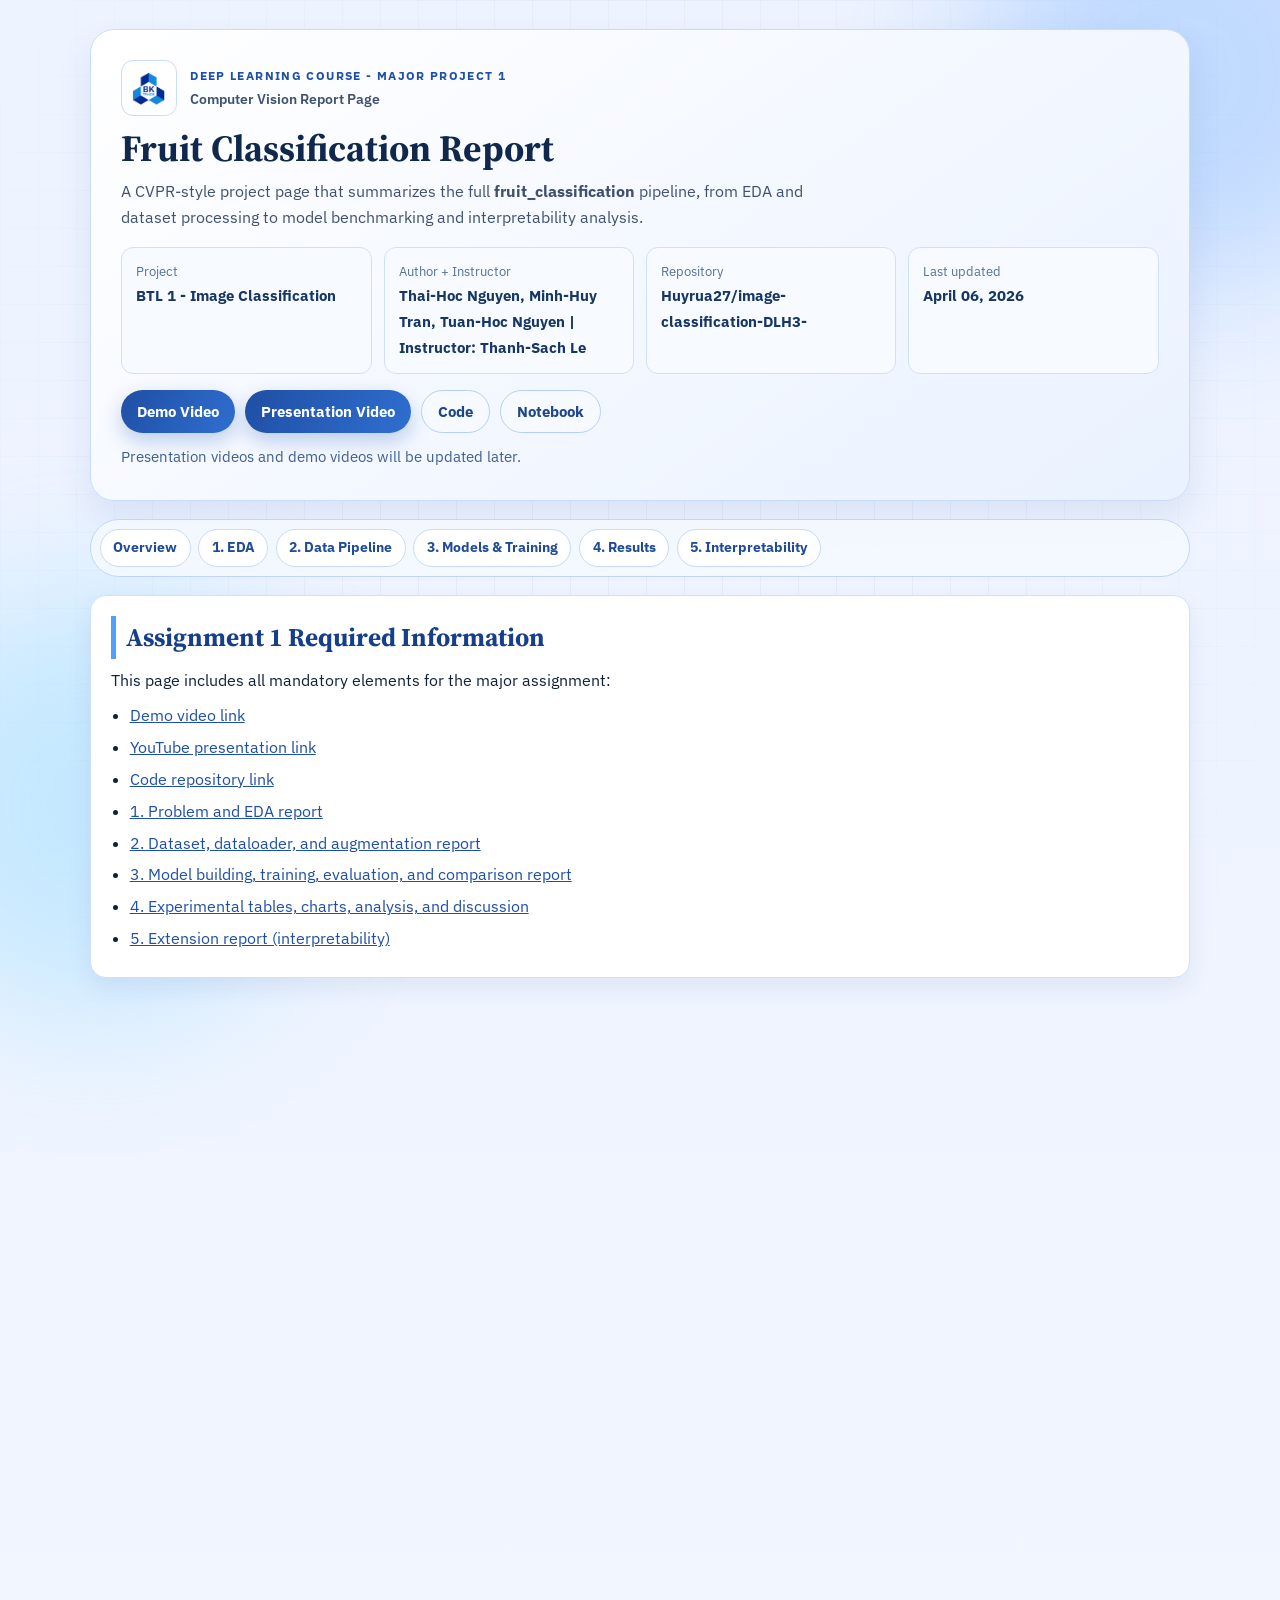
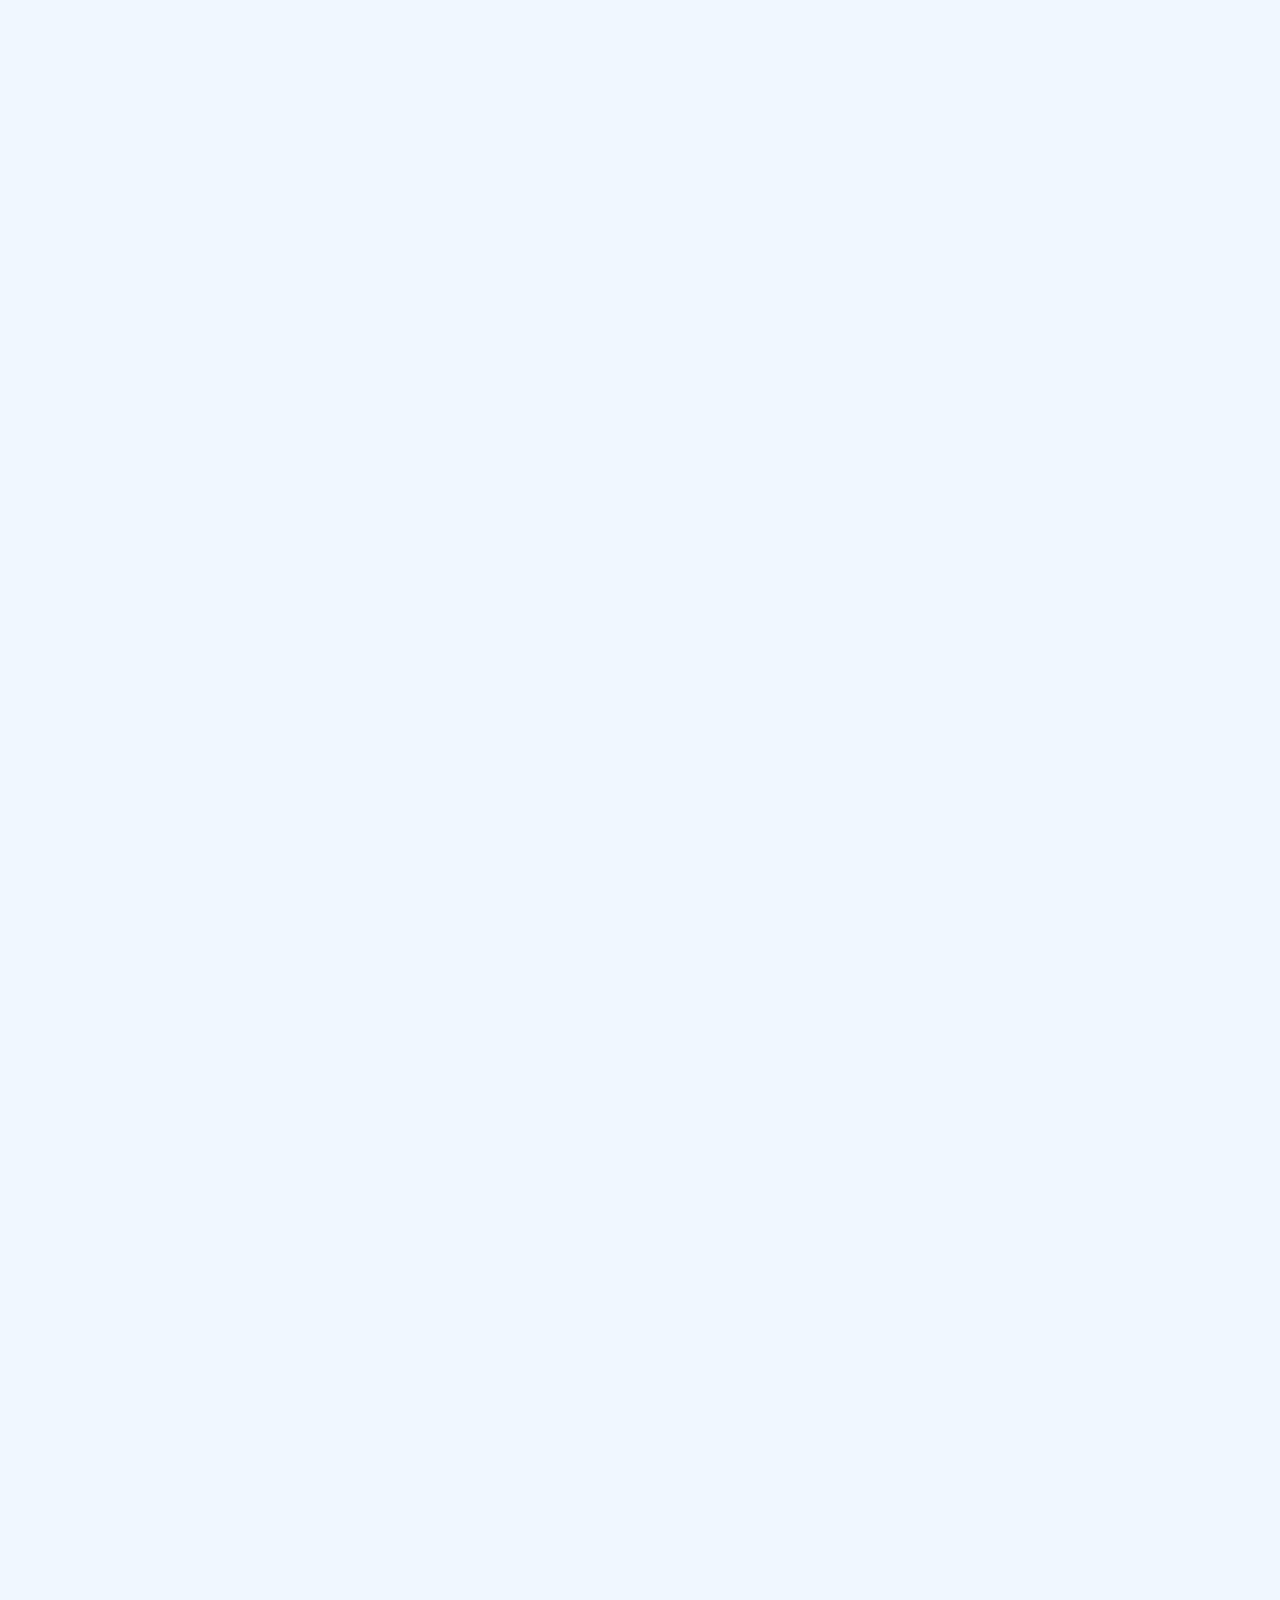
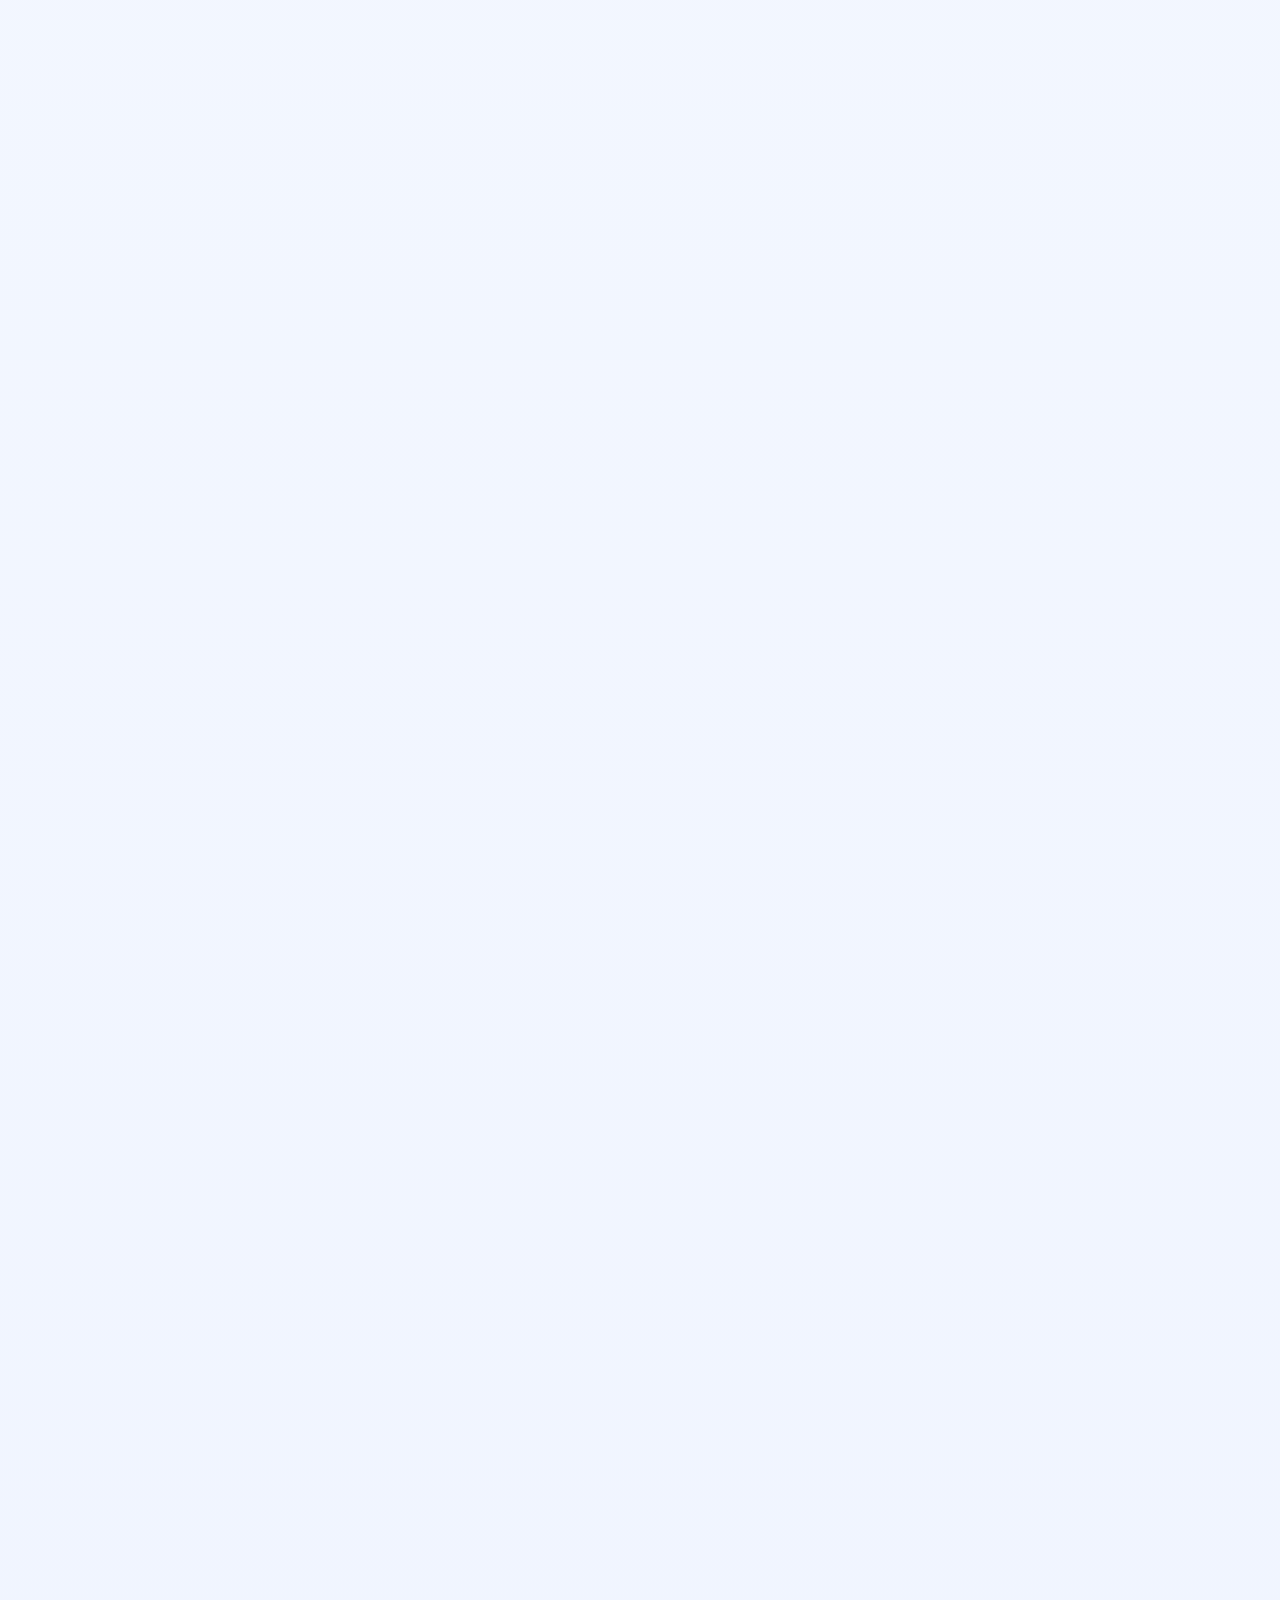
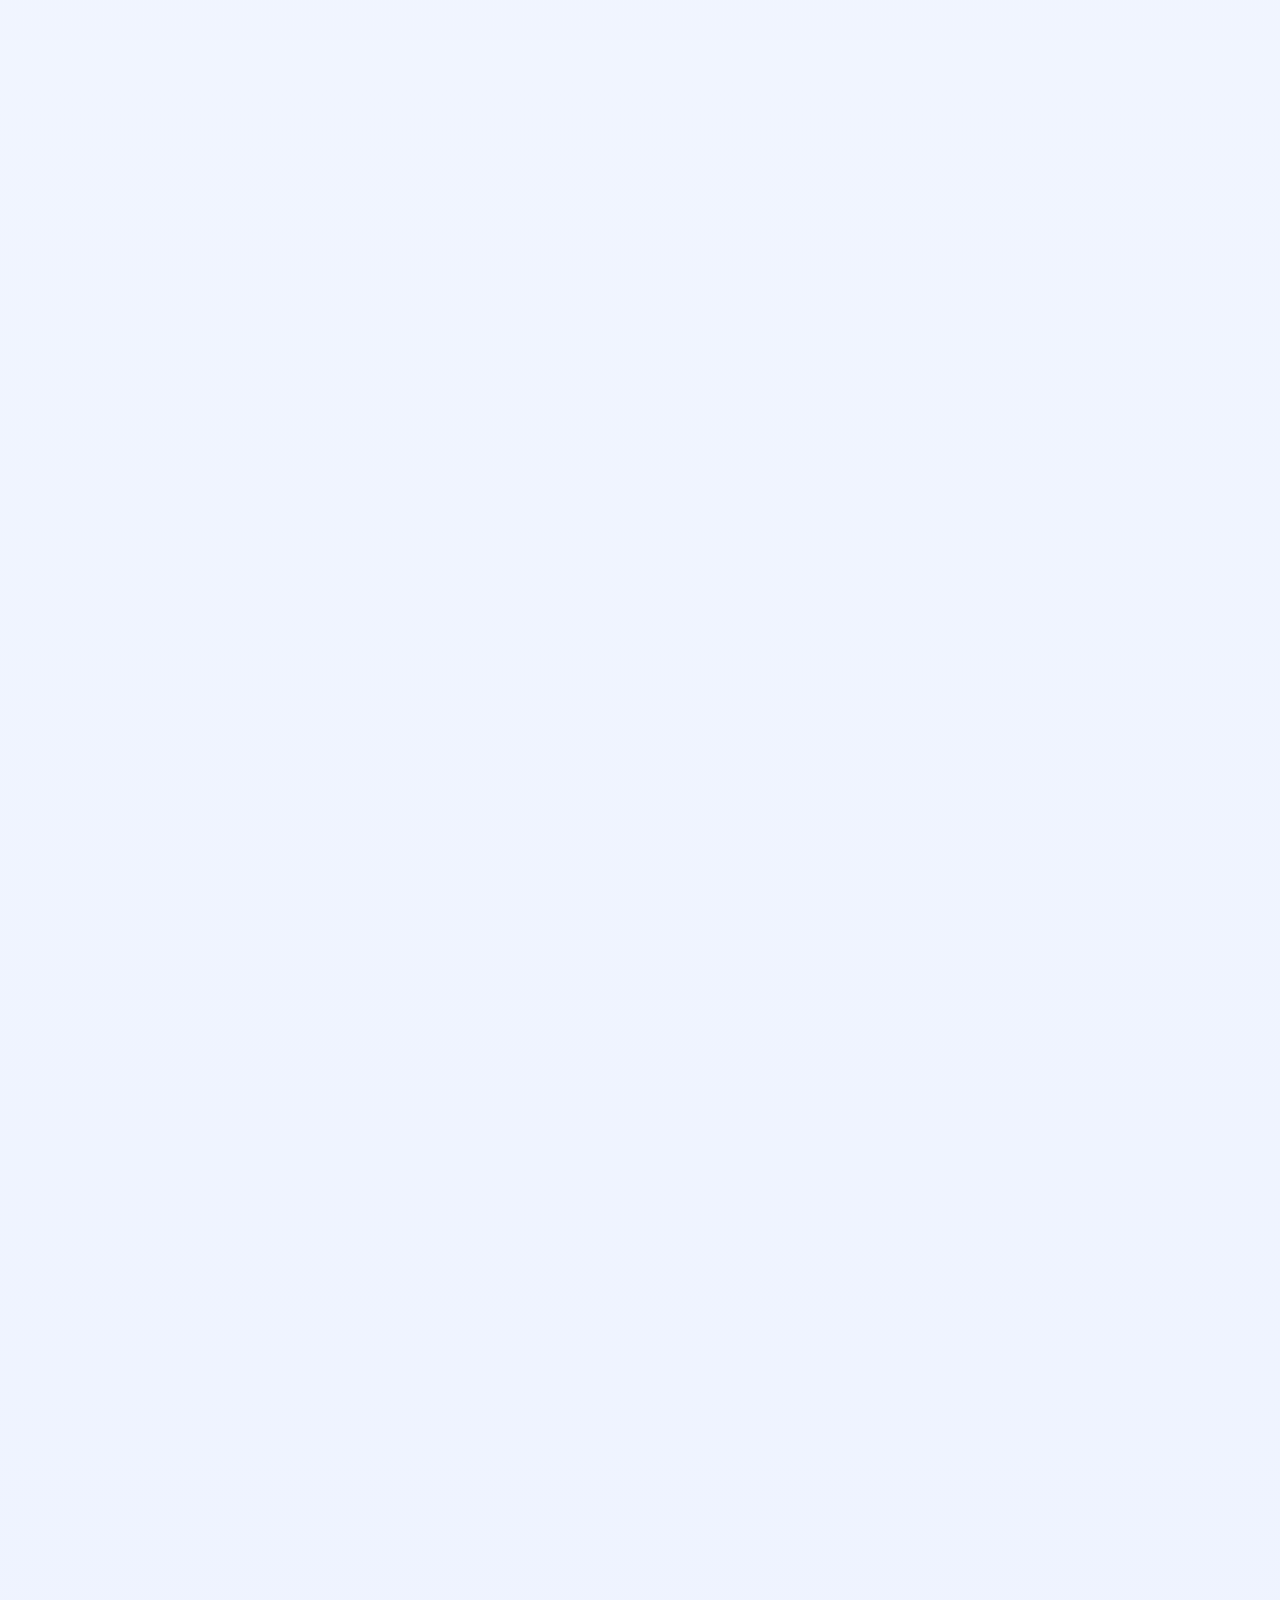
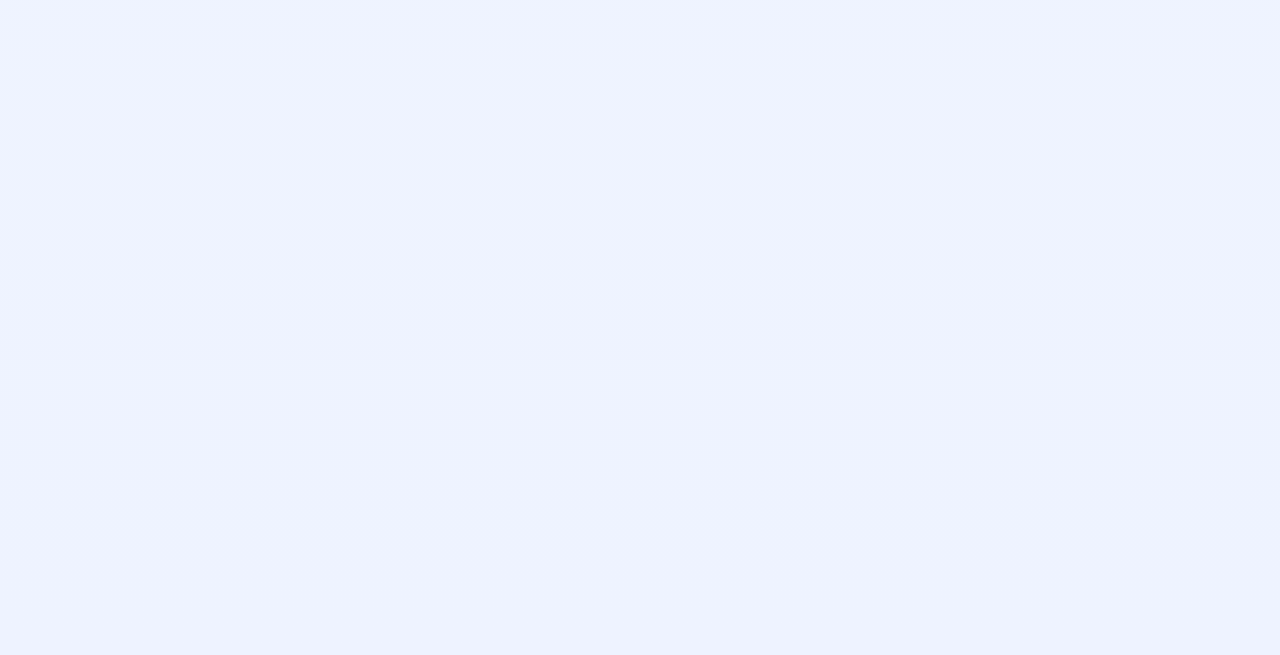
<file: DL_page/assignment1_image.html>
<!doctype html>
<html lang="en">
<head>
  <meta charset="utf-8">
  <meta name="viewport" content="width=device-width, initial-scale=1">
  <title>BTL 1 - Fruit Classification</title>
  <meta http-equiv="refresh" content="0; url=../assignment1_image.html">
</head>
<body>
  <p>Redirecting to the report page... If it does not redirect automatically, click <a href="../assignment1_image.html">here</a>.</p>
</body>
</html>
</file>
<file: assignment1_style.css>
﻿:root {
  --bg: #edf3ff;
  --bg-deep: #e2ecff;
  --paper: #ffffff;
  --ink: #12213a;
  --ink-soft: #40516f;
  --line: #cfe0ff;
  --primary: #1e4fa8;
  --primary-strong: #173f89;
  --accent: #4fa0ff;
  --good: #0d8f74;
  --radius-xl: 24px;
  --radius-lg: 16px;
  --shadow-soft: 0 16px 36px rgba(15, 52, 117, 0.09);
  --shadow-card: 0 10px 24px rgba(20, 56, 121, 0.08);
}

* {
  box-sizing: border-box;
}

html {
  scroll-behavior: smooth;
}

body {
  margin: 0;
  font-family: "IBM Plex Sans", sans-serif;
  background: linear-gradient(180deg, var(--bg) 0%, #f3f7ff 38%, #eef3ff 100%);
  color: var(--ink);
  line-height: 1.65;
}

.bg-grid {
  position: fixed;
  inset: 0;
  z-index: -3;
  background-image:
    linear-gradient(to right, rgba(30, 79, 168, 0.05) 1px, transparent 1px),
    linear-gradient(to bottom, rgba(30, 79, 168, 0.05) 1px, transparent 1px);
  background-size: 38px 38px;
  mask-image: radial-gradient(circle at center, black 38%, transparent 100%);
}

.bg-glow {
  position: fixed;
  width: 430px;
  height: 430px;
  border-radius: 50%;
  filter: blur(72px);
  z-index: -2;
  opacity: 0.32;
}

.bg-glow-a {
  top: -140px;
  right: -120px;
  background: #64a6ff;
}

.bg-glow-b {
  bottom: -120px;
  left: -120px;
  background: #72d1ff;
}

.section {
  width: min(1100px, calc(100% - 2rem));
  margin: 0 auto 1.15rem;
}

.section-stack {
  margin-bottom: 2rem;
}

.hero {
  margin-top: 1.8rem;
  background: linear-gradient(145deg, #ffffff 0%, #f4f8ff 50%, #eaf2ff 100%);
  border: 1px solid #cbdbfc;
  border-radius: var(--radius-xl);
  padding: 1.9rem;
  box-shadow: var(--shadow-soft);
}

.hero-brand {
  display: flex;
  align-items: center;
  gap: 0.8rem;
  margin-bottom: 0.6rem;
}

.brand-logo {
  width: 56px;
  height: 56px;
  object-fit: contain;
  border-radius: 12px;
  border: 1px solid #c8dcff;
  background: #fff;
  padding: 6px;
}

.brand-meta {
  display: flex;
  flex-direction: column;
  gap: 0.15rem;
}

.brand-sub {
  margin: 0;
  color: var(--ink-soft);
  font-weight: 600;
  font-size: 0.88rem;
}

.eyebrow {
  margin: 0;
  letter-spacing: 0.11em;
  text-transform: uppercase;
  color: var(--primary);
  font-weight: 700;
  font-size: 0.78rem;
}

h1,
h2,
h3 {
  margin-top: 0;
  font-family: "Source Serif 4", serif;
}

h1 {
  margin-bottom: 0.45rem;
  font-size: clamp(1.92rem, 2.9vw, 2.72rem);
  line-height: 1.2;
  color: #10284b;
}

h2 {
  margin-bottom: 0.55rem;
  font-size: clamp(1.38rem, 2vw, 1.78rem);
  color: var(--primary-strong);
  border-left: 5px solid var(--accent);
  padding-left: 0.6rem;
}

h3 {
  margin-bottom: 0.45rem;
  color: #224e9d;
  font-size: 1.14rem;
}

.hero-lead {
  margin-top: 0.3rem;
  color: var(--ink-soft);
  max-width: 72ch;
}

.meta-grid {
  margin-top: 1.05rem;
  display: grid;
  grid-template-columns: repeat(auto-fit, minmax(220px, 1fr));
  gap: 0.75rem;
}

.meta-card {
  border: 1px solid var(--line);
  border-radius: 12px;
  background: #f7fbff;
  padding: 0.78rem 0.88rem;
}

.meta-card span {
  display: block;
  color: #54709d;
  font-size: 0.8rem;
}

.meta-card strong {
  font-size: 0.96rem;
  color: #173663;
}

.cta-row {
  margin-top: 1rem;
  display: flex;
  flex-wrap: wrap;
  gap: 0.62rem;
}

.btn {
  display: inline-flex;
  align-items: center;
  justify-content: center;
  border-radius: 999px;
  padding: 0.52rem 1rem;
  font-size: 0.92rem;
  font-weight: 700;
  text-decoration: none;
  transition: transform 0.22s ease, box-shadow 0.22s ease, background-color 0.22s ease;
}

.btn:hover {
  transform: translateY(-1px);
}

.btn-primary {
  color: #fff;
  background: linear-gradient(120deg, #1f4ea4, #2f6fd0);
  box-shadow: 0 8px 20px rgba(33, 88, 188, 0.28);
}

.btn-outline {
  color: #1f4689;
  border: 1px solid #b6ceff;
  background: #f6faff;
}

.note {
  margin-top: 0.75rem;
  color: #3f5f8f;
  font-size: 0.91rem;
}

.toc {
  position: sticky;
  top: 10px;
  z-index: 20;
  display: flex;
  flex-wrap: wrap;
  gap: 0.48rem;
  background: rgba(244, 249, 255, 0.9);
  border: 1px solid #bfd5ff;
  backdrop-filter: blur(8px);
  border-radius: 999px;
  padding: 0.54rem;
}

.toc a {
  text-decoration: none;
  color: #1f4c98;
  font-size: 0.88rem;
  font-weight: 700;
  border-radius: 999px;
  border: 1px solid #c7dafd;
  background: #ffffff;
  padding: 0.42rem 0.78rem;
}

.toc a:hover {
  background: #eaf3ff;
}

.card {
  background: var(--paper);
  border: 1px solid var(--line);
  border-radius: var(--radius-lg);
  padding: 1.26rem;
  box-shadow: var(--shadow-card);
}

p {
  margin: 0.35rem 0 0;
}

ul {
  margin-top: 0.52rem;
  margin-bottom: 0;
  padding-left: 1.16rem;
}

li {
  margin: 0.34rem 0;
}

a {
  color: #1e4fa8;
}

a:hover {
  color: #1a3f81;
}

.stats-grid {
  margin-top: 0.78rem;
  display: grid;
  grid-template-columns: repeat(auto-fit, minmax(190px, 1fr));
  gap: 0.7rem;
}

.stat {
  border: 1px solid #c8dbff;
  border-radius: 12px;
  padding: 0.7rem;
  background: linear-gradient(165deg, #f6faff 0%, #eef5ff 100%);
}

.stat span {
  display: block;
  color: #516d99;
  font-size: 0.8rem;
}

.stat strong {
  display: block;
  margin-top: 0.14rem;
  font-size: 1.03rem;
  color: #12315f;
}

.table-wrap {
  margin-top: 0.54rem;
  border: 1px solid #cfe0ff;
  border-radius: 12px;
  overflow-x: auto;
  background: #ffffff;
}

table {
  width: 100%;
  border-collapse: collapse;
  min-width: 510px;
}

thead {
  background: #eef5ff;
}

th,
td {
  text-align: left;
  padding: 0.62rem 0.7rem;
  border-bottom: 1px solid #dce8ff;
  font-size: 0.93rem;
}

.code-block {
  margin-top: 0.68rem;
  border-radius: 12px;
  background: #0f1f3b;
  color: #d8e8ff;
  padding: 0.85rem 0.95rem;
  overflow-x: auto;
}

.code-block pre {
  margin: 0;
}

.metric-highlight-grid {
  display: grid;
  grid-template-columns: repeat(auto-fit, minmax(220px, 1fr));
  gap: 0.75rem;
  margin-bottom: 0.82rem;
}

.metric-card {
  border: 1px solid #cfe0ff;
  background: #f7fbff;
  border-radius: 12px;
  padding: 0.76rem;
}

.metric-card span {
  display: block;
  font-size: 0.82rem;
  color: #4c668f;
}

.metric-card strong {
  display: block;
  margin: 0.12rem 0;
  font-size: 1.28rem;
  color: #113361;
}

.metric-card small {
  color: #486284;
}

.metric-card.best {
  border-color: #7db0ff;
  background: linear-gradient(150deg, #eaf3ff 0%, #f5faff 100%);
  box-shadow: inset 0 0 0 1px rgba(84, 149, 255, 0.2);
}

.best-row {
  background: #f2f8ff;
}

.best-cell {
  font-weight: 700;
  color: #145089;
  background: #e8f3ff;
}

.figure-grid {
  margin-top: 0.94rem;
  display: grid;
  grid-template-columns: repeat(auto-fit, minmax(280px, 1fr));
  gap: 0.8rem;
}

.eda-plot-grid {
  margin-top: 0.9rem;
  display: grid;
  grid-template-columns: repeat(auto-fit, minmax(300px, 1fr));
  gap: 0.82rem;
}

.eda-plot-grid .wide-figure {
  grid-column: 1 / -1;
}

.eda-plot-grid img {
  max-height: 420px;
  object-fit: contain;
  background: #fff;
}

figure {
  margin: 0;
  border: 1px solid #d4e2ff;
  border-radius: 12px;
  overflow: hidden;
  background: #f8fbff;
}

figure img {
  width: 100%;
  display: block;
}

figcaption {
  padding: 0.58rem 0.72rem;
  font-size: 0.89rem;
  color: #3d5a87;
}

.sample-grid {
  margin-top: 0.88rem;
  display: grid;
  grid-template-columns: repeat(auto-fit, minmax(180px, 1fr));
  gap: 0.76rem;
}

.sample-grid img {
  width: 100%;
  height: 160px;
  object-fit: cover;
  display: block;
}

.interpretability-grid img {
  max-height: 340px;
  object-fit: contain;
  background: #fff;
}

.analysis {
  margin-top: 0.8rem;
  color: #314e78;
  font-weight: 500;
}

.footer {
  margin-top: 1.35rem;
  margin-bottom: 2rem;
  text-align: center;
  color: #3f5b84;
}

.footer p {
  margin: 0.28rem 0;
}

.reveal {
  opacity: 0;
  transform: translateY(18px);
  transition: opacity 0.44s ease, transform 0.44s ease;
}

.reveal.is-visible {
  opacity: 1;
  transform: translateY(0);
}

@media (max-width: 760px) {
  .hero {
    padding: 1.2rem;
  }

  .card {
    padding: 1rem;
  }

  .toc {
    border-radius: 18px;
  }

  .brand-logo {
    width: 50px;
    height: 50px;
  }
}
</file>
